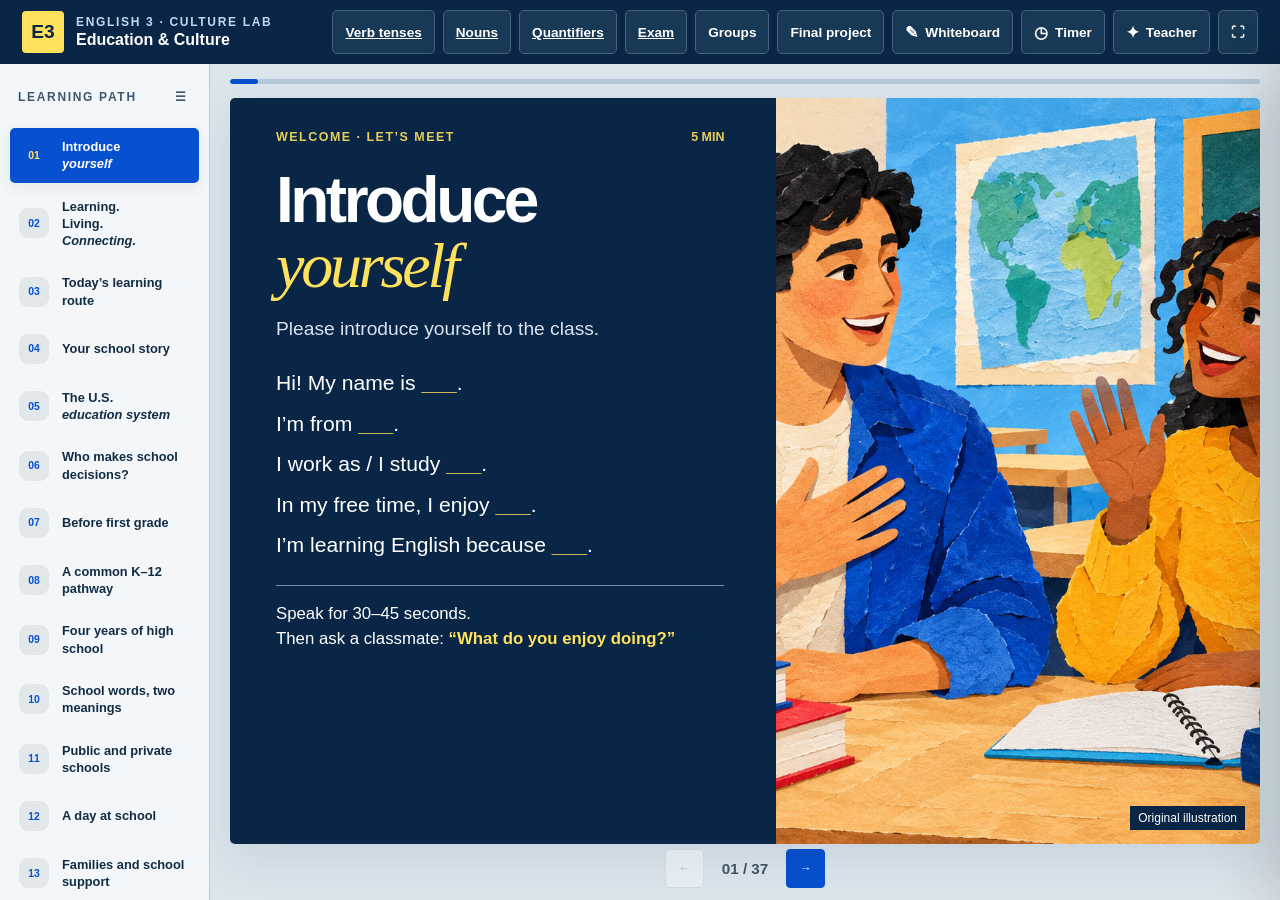
<file: index.html>
<!doctype html>
<html lang="en">
<head>
  <meta charset="utf-8">
  <meta name="viewport" content="width=device-width, initial-scale=1">
  <meta name="description" content="Interactive English class about the U.S. education system and everyday American culture.">
  <title>English 3 · Education & Culture</title>
  <link rel="stylesheet" href="styles.css">
  <link rel="stylesheet" href="culture.css">
</head>
<body>
  <header class="topbar">
    <a class="brand" href="../course-hub.html" aria-label="Back to course hub"><span class="brand-mark">E3</span><span><small>ENGLISH 3 · CULTURE LAB</small><strong>Education & Culture</strong></span></a>
    <div class="class-meta"><strong>USA IN CONTEXT</strong><span>37 slides · A2–B1</span></div>
    <div class="top-actions"><a class="tool-button grammar-link" href="verb-tenses.html">Verb tenses</a><a class="tool-button grammar-link" href="countable-nouns.html">Nouns</a><a class="tool-button grammar-link" href="partitives-quantifiers.html">Quantifiers</a><a class="tool-button grammar-link" href="../english3-exam/index.html">Exam</a><a class="tool-button assignment-link" href="group-assignment.html">Groups</a><a class="tool-button assignment-link" href="../proyecto-final-eng3/index.html">Final project</a><button id="mobile-path" class="tool-button mobile-path" type="button">Slides</button><button class="tool-button" id="board-open" type="button"><span>✎</span> Whiteboard</button><button class="tool-button" id="timer-open" type="button"><span>◷</span> Timer</button><button class="tool-button" id="teacher-toggle" type="button"><span>✦</span> Teacher</button><button class="icon-button" id="fullscreen" type="button" aria-label="Enter full screen">⛶</button></div>
  </header>
  <main class="deck-shell">
    <aside class="slide-rail"><div class="rail-heading"><span>LEARNING PATH</span><button id="rail-toggle" type="button" aria-label="Toggle slide navigation">☰</button></div><nav id="slide-list" class="slide-list" aria-label="Slide navigation"></nav></aside>
    <section class="stage-area"><div class="progress" role="progressbar" aria-label="Course progress" aria-valuemin="1" aria-valuemax="37" aria-valuenow="1"><span id="progress-bar"></span></div><article id="slide-stage" class="slide-stage" aria-live="polite"></article><footer class="deck-controls"><button id="previous" class="nav-button" type="button" aria-label="Previous slide">←</button><span id="slide-counter">01 / 37</span><button id="next" class="nav-button primary" type="button" aria-label="Next slide">→</button></footer></section>
    <aside id="teacher-panel" inert class="teacher-panel" aria-hidden="true"><header><div><small>VISIBLE WHEN SCREEN SHARING</small><strong>Teacher guide</strong></div><button id="teacher-close" type="button" aria-label="Close teacher guide">×</button></header><div id="teacher-content" class="teacher-content"></div></aside>
  </main>
  <dialog id="timer-dialog" class="timer-dialog"><form method="dialog"><button class="dialog-close" aria-label="Close timer">×</button></form><p class="eyebrow">CLASSROOM TIMER</p><div id="timer-display" class="timer-display">05:00</div><div class="timer-presets"><button data-minutes="2">2 min</button><button data-minutes="5">5 min</button><button data-minutes="10">10 min</button></div><div class="timer-actions"><button id="timer-start" class="button primary">Start</button><button id="timer-reset" class="button">Reset</button></div></dialog>
  <section id="whiteboard" inert class="whiteboard" aria-hidden="true" aria-label="Interactive teaching whiteboard"><header class="board-topbar"><div class="board-title"><span>E3</span><div><small>MAKE IDEAS VISIBLE</small><strong>Teaching canvas</strong></div></div><div class="board-history"><button id="board-undo" type="button">↶ <span>Undo</span></button><button id="board-redo" type="button">↷ <span>Redo</span></button></div><div class="board-actions"><button id="board-export" type="button">⇩ Export</button><button id="board-clear" type="button">Clear</button><button id="board-close" class="primary" type="button">Back to class</button></div></header><div class="board-workspace"><aside class="board-toolbar" aria-label="Whiteboard tools"><button class="board-tool active" data-board-tool="pen" type="button"><span>✎</span><small>Pen</small></button><button class="board-tool" data-board-tool="highlighter" type="button"><span>▰</span><small>Highlight</small></button><button class="board-tool" data-board-tool="text" type="button"><span>T</span><small>Text</small></button><button class="board-tool" data-board-tool="note" type="button"><span>▣</span><small>Note</small></button><button class="board-tool" data-board-tool="eraser" type="button"><span>⌫</span><small>Eraser</small></button><div class="toolbar-divider"></div><button class="board-background active" data-board-background="blank" type="button">□</button><button class="board-background" data-board-background="grid" type="button">▦</button><button class="board-background" data-board-background="lines" type="button">☰</button></aside><div class="board-main"><div class="board-options"><div class="color-options"><button class="color-swatch active" data-board-color="#17251f" style="--swatch:#17251f" aria-label="Ink"></button><button class="color-swatch" data-board-color="#ff5c5c" style="--swatch:#ff5c5c" aria-label="Coral"></button><button class="color-swatch" data-board-color="#2364d2" style="--swatch:#2364d2" aria-label="Blue"></button><button class="color-swatch" data-board-color="#ffb000" style="--swatch:#ffb000" aria-label="Yellow"></button></div><div class="size-options"><button data-board-size="3" data-text-size="26">S</button><button class="active" data-board-size="6" data-text-size="40">M</button><button data-board-size="12" data-text-size="58">L</button></div><p id="board-status">Pen · click and drag to draw</p></div><div id="board-surface" class="board-surface blank"><canvas id="board-canvas" aria-label="Drawing canvas. Use the Text tool to type notes."></canvas><textarea id="board-text-editor" class="board-text-editor" placeholder="Type here... Ctrl+Enter to place" hidden></textarea><div class="board-shortcuts"><strong>Shortcuts</strong><span>P Pen</span><span>H Highlight</span><span>T Text</span><span>N Note</span><span>E Eraser</span></div></div></div></div></section>
  <script src="lesson.js"></script>
  <script src="exercises.js"></script>
  <script src="app.js"></script>
  <script>
    document.getElementById('board-surface').addEventListener('pointerdown', function (event) {
      var activeTool = document.getElementById('whiteboard').dataset.activeTool;
      // Prevent canvas focus from committing the editor before hit testing,
      // but preserve native textarea focus, selection, scrolling and resizing.
      if (event.target.id === 'board-canvas' && (activeTool === 'text' || activeTool === 'note')) event.preventDefault();
    }, true);
  </script>
</body>
</html>
</file>
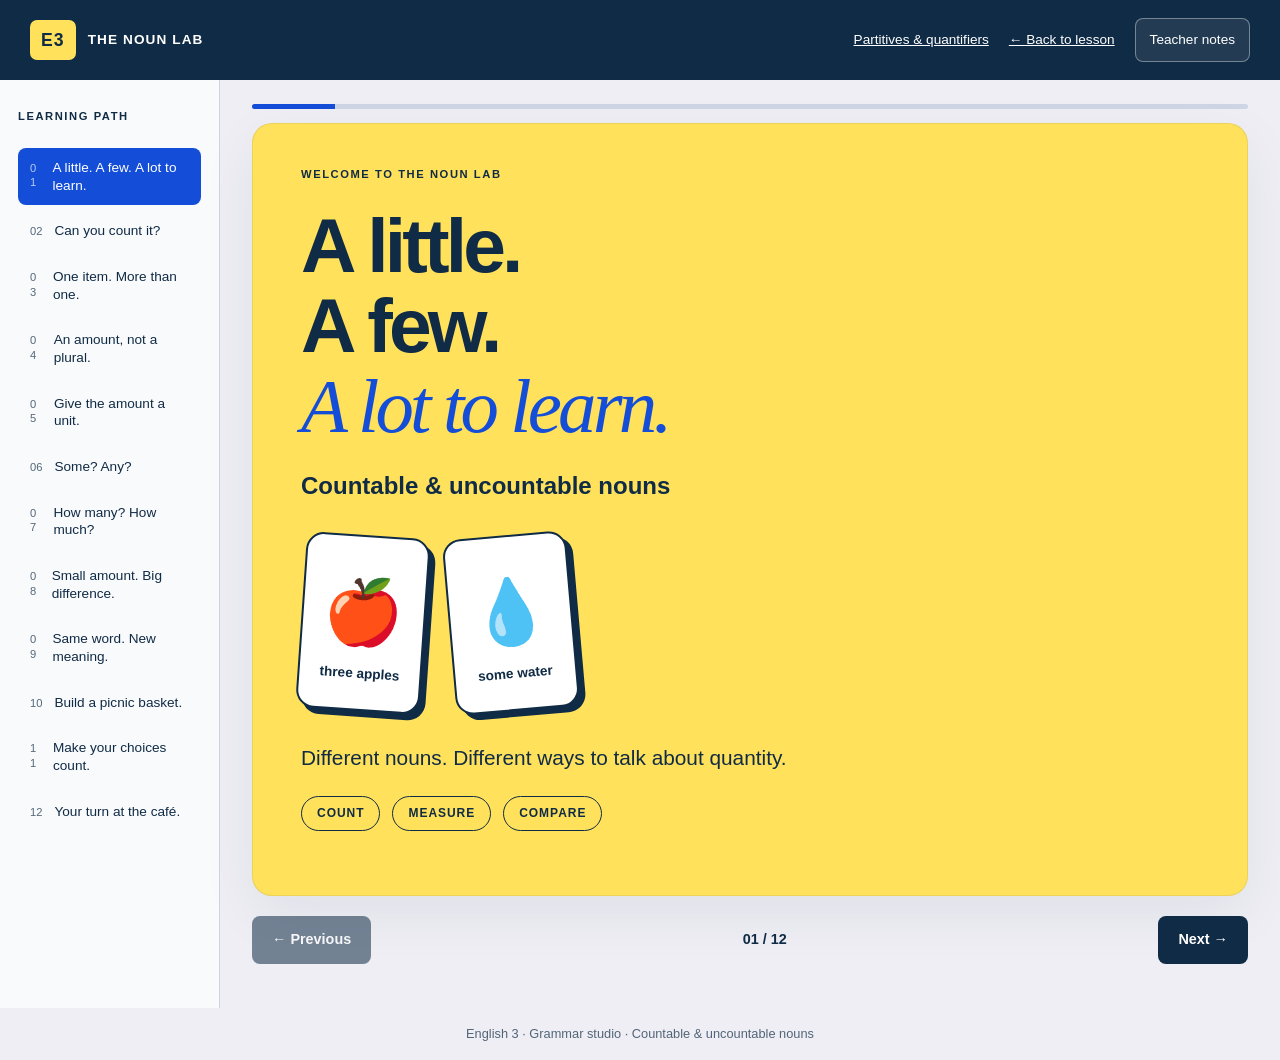
<file: countable-nouns.html>
<!doctype html><html lang="en"><head><meta charset="utf-8"><meta name="viewport" content="width=device-width,initial-scale=1"><meta name="description" content="A visual, interactive English presentation on countable and uncountable nouns, quantities and real-life conversation."><title>The Noun Lab · English 3</title><link rel="stylesheet" href="countable-nouns.css"><script src="countable-nouns.js" defer></script></head><body><a class="skip" href="#slide-stage">Skip to presentation</a><header class="header"><a href="index.html" class="brand"><span>E3</span> THE NOUN LAB</a><div class="tools"><a href="partitives-quantifiers.html">Partitives &amp; quantifiers</a><a href="index.html">← Back to lesson</a><button id="teacher-toggle" type="button" aria-expanded="false" aria-controls="teacher-panel">Teacher notes</button></div></header><main class="shell"><aside class="rail"><p class="eyebrow">LEARNING PATH</p><nav id="slide-list" aria-label="Slide navigation"></nav></aside><section class="stage-wrap"><div class="progress" role="progressbar" aria-label="Presentation progress" aria-valuemin="1" aria-valuemax="12" aria-valuenow="1"><span id="progress-fill"></span></div><article id="slide-stage" tabindex="-1" aria-labelledby="slide-title"></article><div class="controls"><button id="previous" type="button">← Previous</button><span id="counter" aria-live="polite">01 / 12</span><button id="next" type="button">Next →</button></div><aside id="teacher-panel" hidden><strong>TEACHER NOTES · VISIBLE WHEN SCREEN SHARING</strong><p id="teacher-note"></p><p>Suggested lesson: 45–60 minutes. Model examples, invite explanations and finish with the café role-play. Activities retain answers while you move between slides; they reset on reload or Restart both activities.</p></aside></section></main><footer>English 3 · Grammar studio · Countable & uncountable nouns</footer></body></html>
</file>
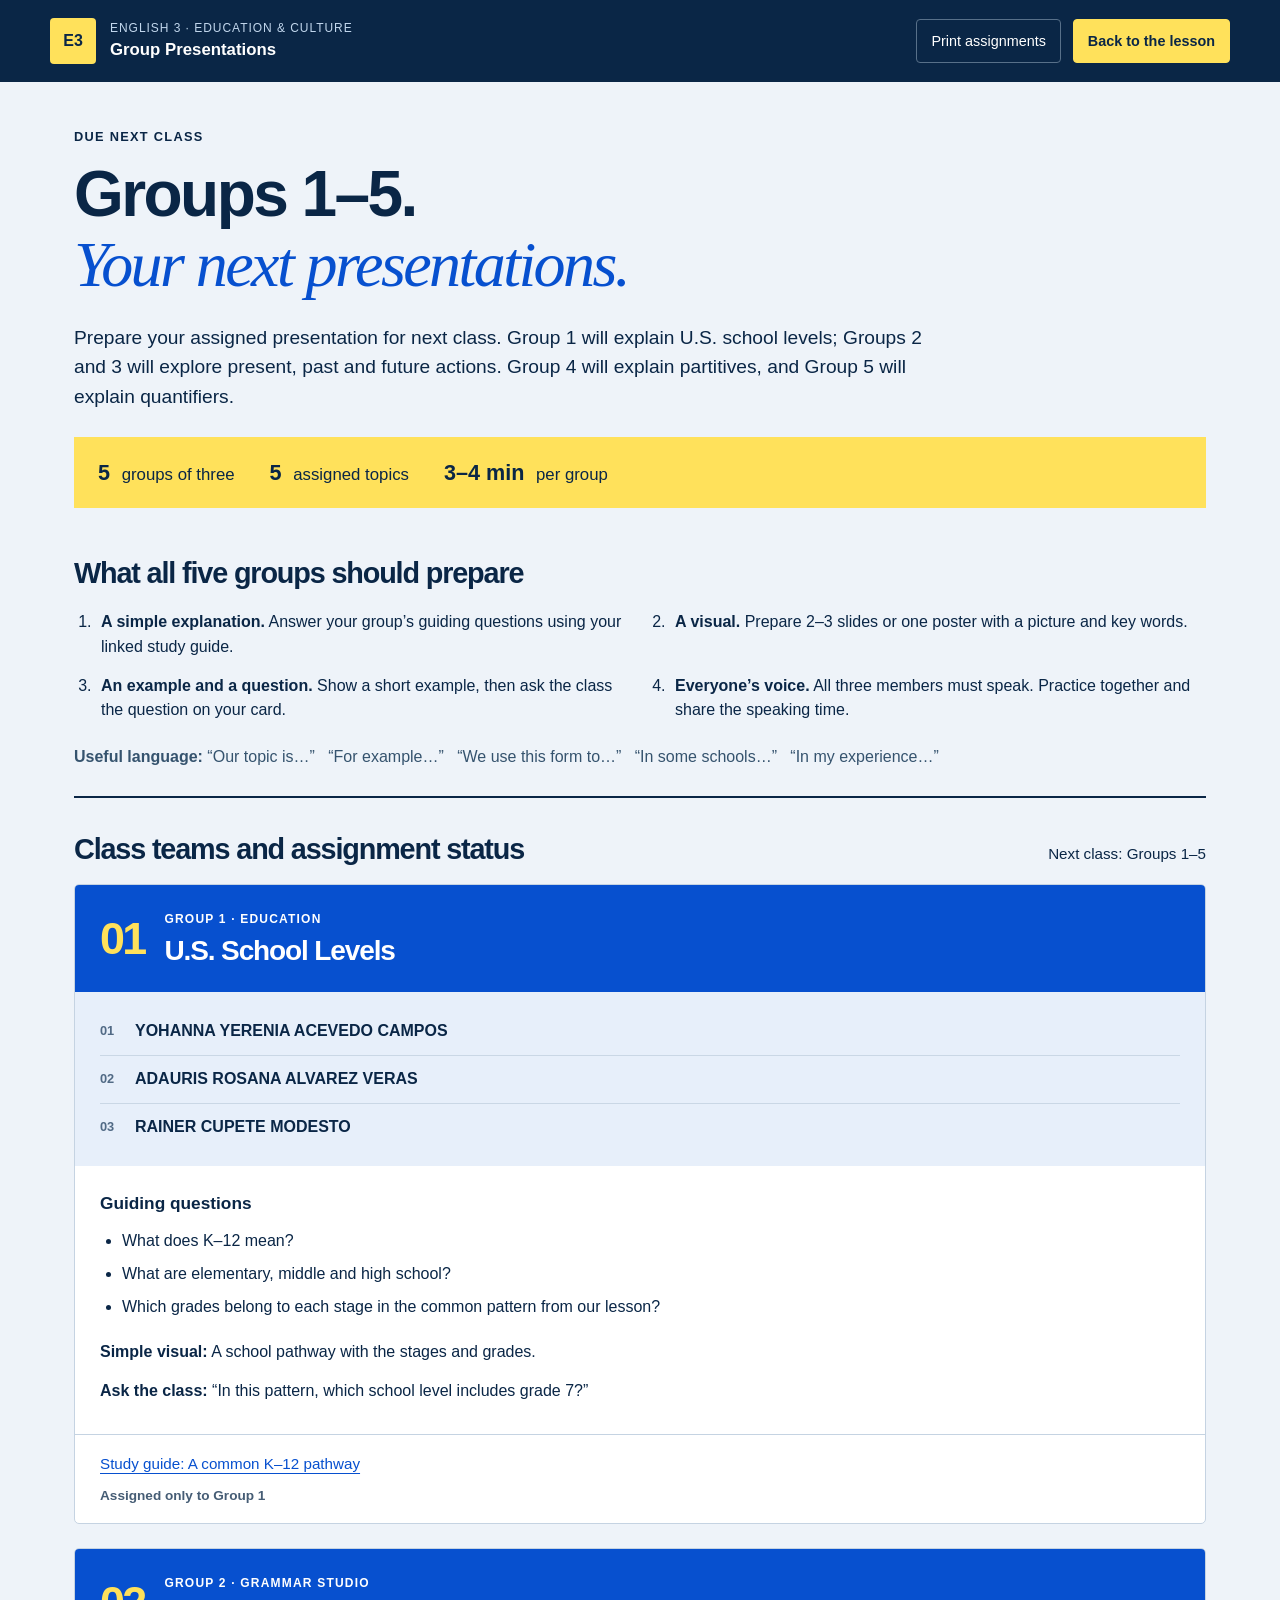
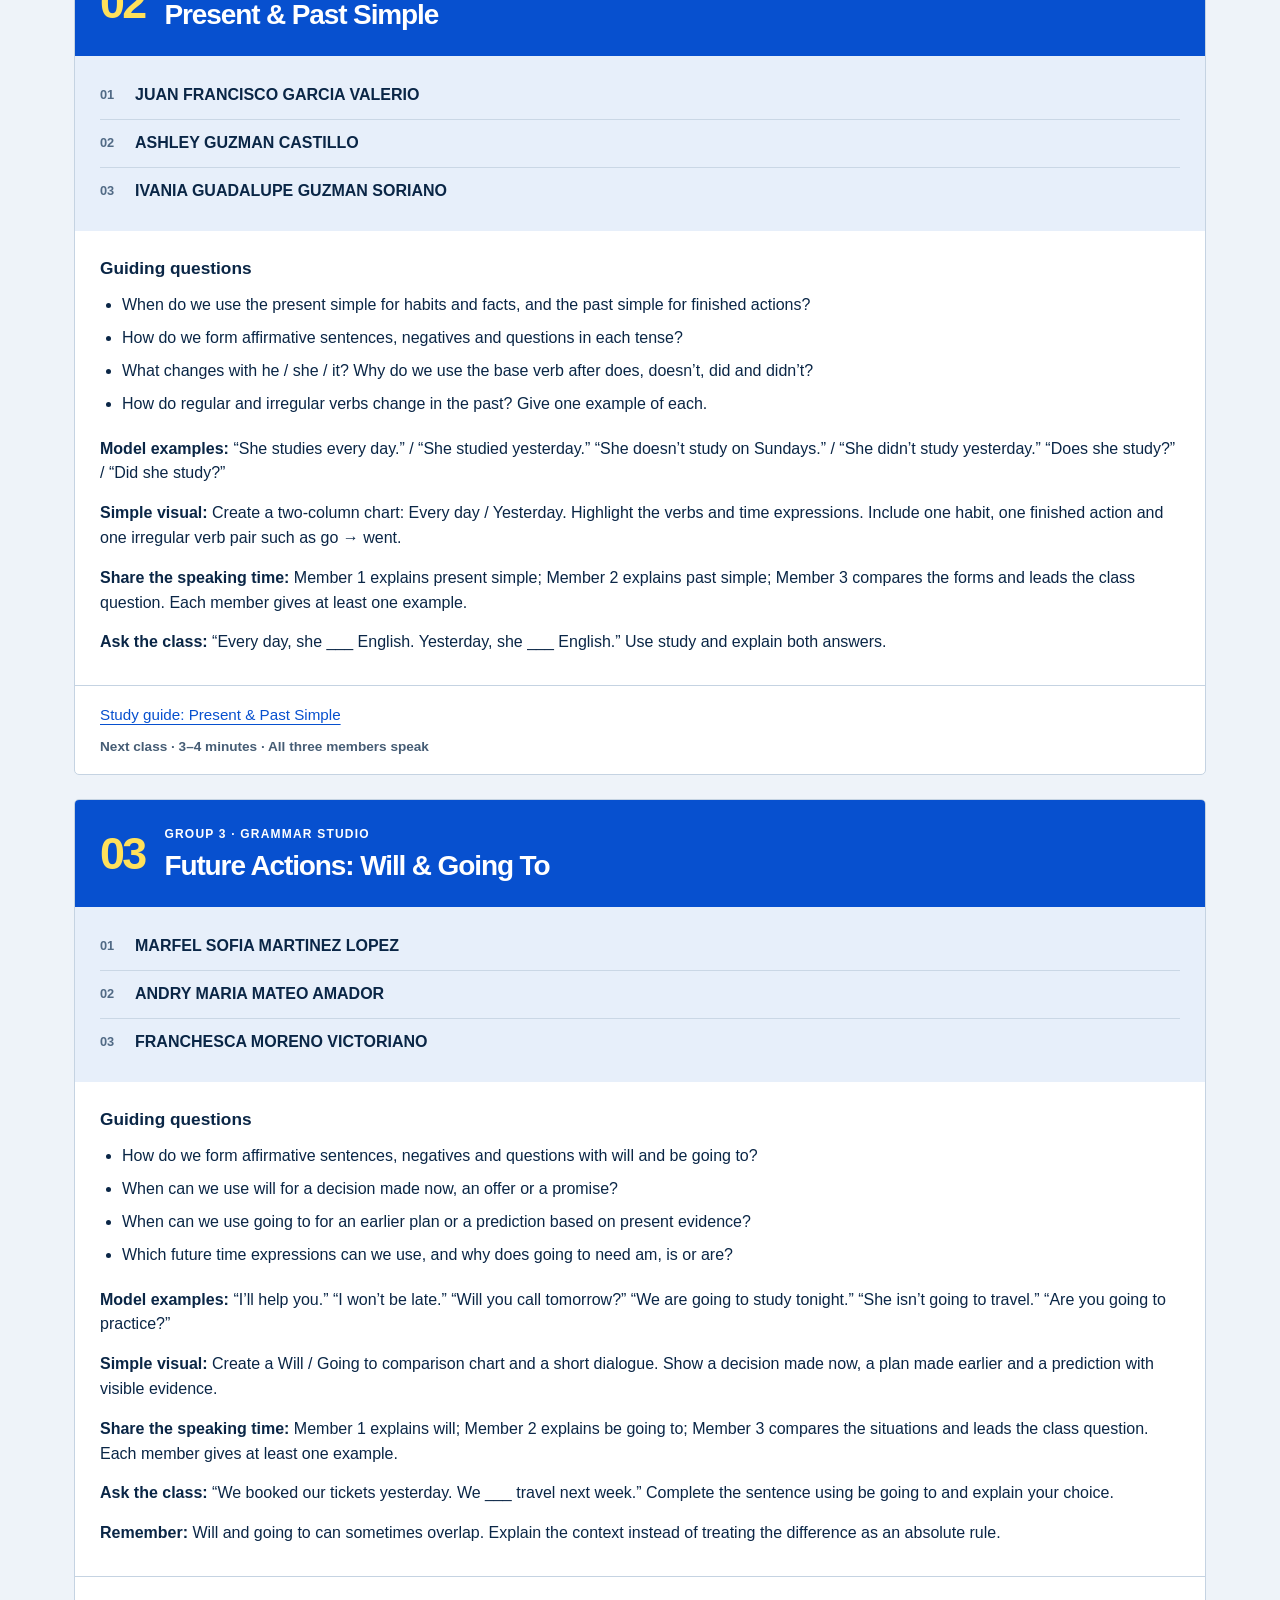
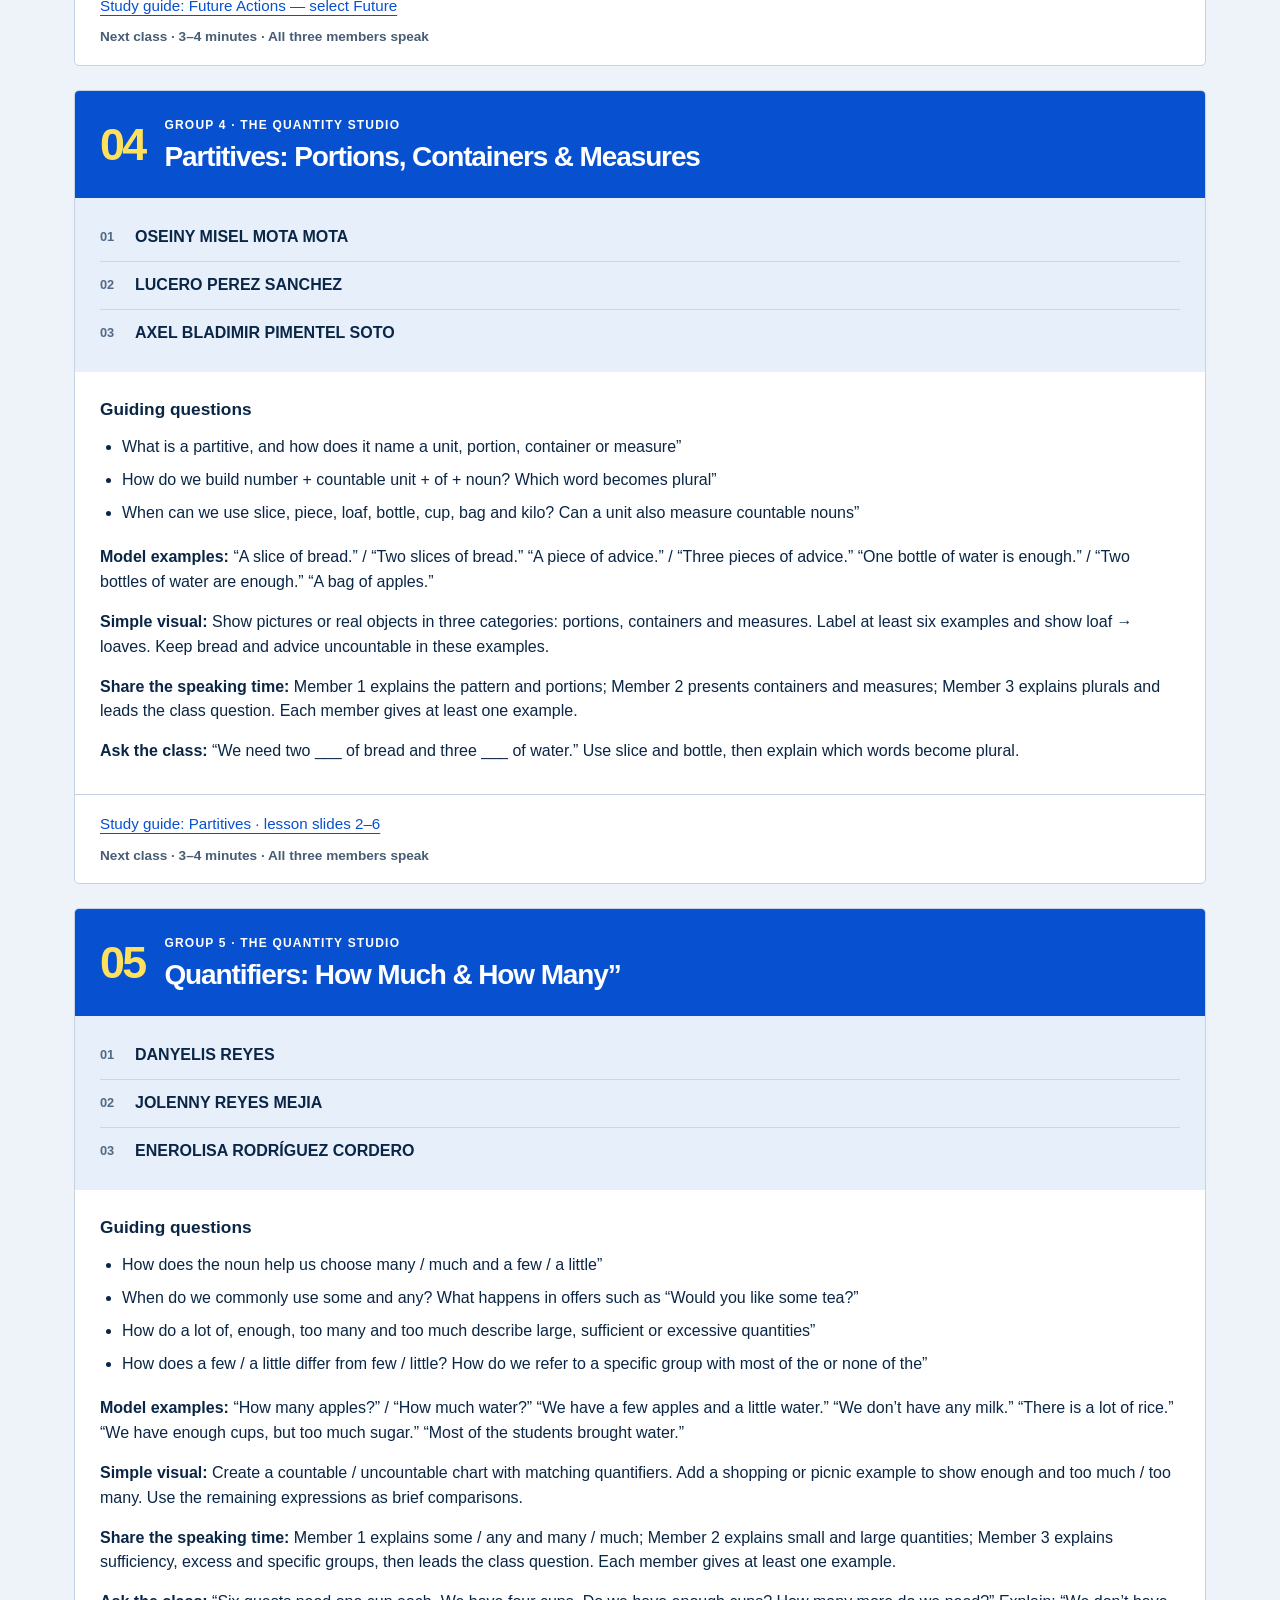
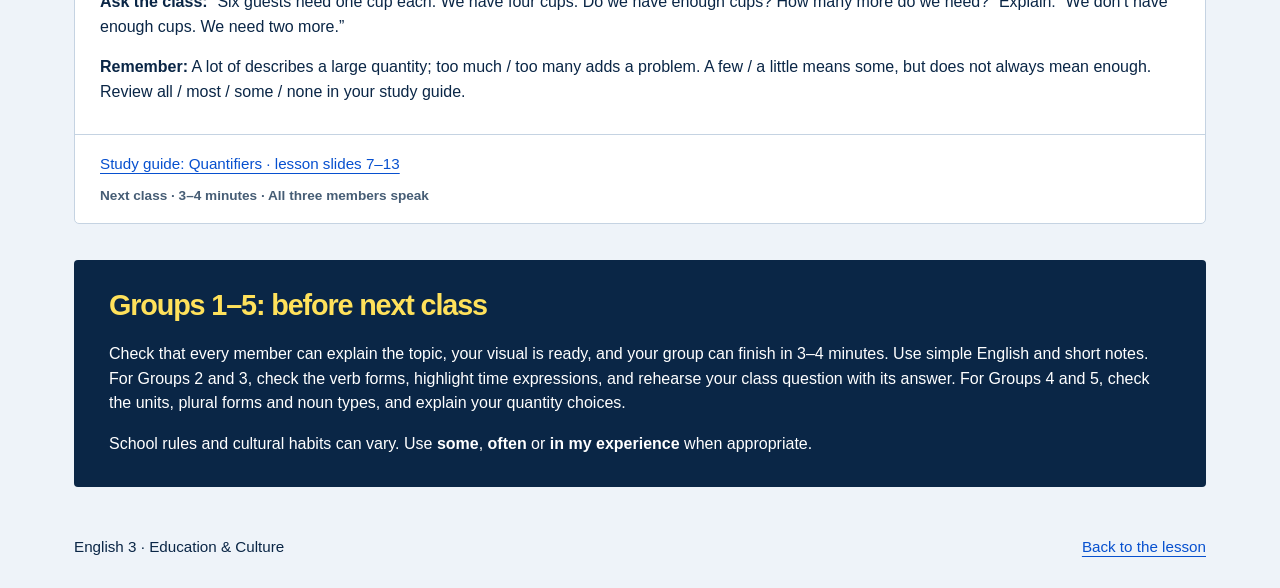
<file: group-assignment.html>
<!doctype html>
<html lang="en">
<head>
  <meta charset="utf-8">
  <meta name="viewport" content="width=device-width, initial-scale=1">
  <meta name="description" content="English 3 presentation assignments: five teams of three students. Assigned topics cover education, verb tenses, partitives and quantifiers.">
  <title>Next Class · Group Presentations | English 3</title>
  <link rel="stylesheet" href="groups.css">
</head>
<body>
  <header class="page-header">
    <a class="brand" href="index.html"><span class="brand-mark">E3</span><span><small>ENGLISH 3 · EDUCATION & CULTURE</small><strong>Group Presentations</strong></span></a>
    <nav aria-label="Page navigation"><button type="button" onclick="window.print()">Print assignments</button><a href="index.html">Back to the lesson</a></nav>
  </header>
  <main>
    <section class="intro" aria-labelledby="page-title">
      <p class="eyebrow">DUE NEXT CLASS</p>
      <h1 id="page-title">Groups 1–5.<br><em>Your next presentations.</em></h1>
      <p class="lead">Prepare your assigned presentation for next class. Group 1 will explain U.S. school levels; Groups 2 and 3 will explore present, past and future actions. Group 4 will explain partitives, and Group 5 will explain quantifiers.</p>
      <div class="class-summary" aria-label="Assignment summary"><span><b>5</b> groups of three</span><span><b>5</b> assigned topics</span><span><b>3–4 min</b> per group</span></div>
    </section>
    <section class="preparation" aria-labelledby="preparation-title">
      <h2 id="preparation-title">What all five groups should prepare</h2>
      <ol>
        <li><strong>A simple explanation.</strong> Answer your group’s guiding questions using your linked study guide.</li>
        <li><strong>A visual.</strong> Prepare 2–3 slides or one poster with a picture and key words.</li>
        <li><strong>An example and a question.</strong> Show a short example, then ask the class the question on your card.</li>
        <li><strong>Everyone’s voice.</strong> All three members must speak. Practice together and share the speaking time.</li>
      </ol>
      <p class="language-help"><strong>Useful language:</strong> “Our topic is…” &nbsp; “For example…” &nbsp; “We use this form to…” &nbsp; “In some schools…” &nbsp; “In my experience…”</p>
    </section>
    <section class="assignments" aria-labelledby="assignments-title">
      <div class="section-heading"><h2 id="assignments-title">Class teams and assignment status</h2><p>Next class: Groups 1–5</p></div>
      <div class="groups-grid">
        <article class="group-card education assigned" aria-labelledby="group1-title">
          <header><span class="group-number">01</span><div><p class="eyebrow">GROUP 1 · EDUCATION</p><h3 id="group1-title">U.S. School Levels</h3></div></header>
          <ol class="members" aria-label="Group 1 members"><li>YOHANNA YERENIA ACEVEDO CAMPOS</li><li>ADAURIS ROSANA ALVAREZ VERAS</li><li>RAINER CUPETE MODESTO</li></ol>
          <div class="topic-brief"><h4>Guiding questions</h4><ul><li>What does K–12 mean?</li><li>What are elementary, middle and high school?</li><li>Which grades belong to each stage in the common pattern from our lesson?</li></ul><p><strong>Simple visual:</strong> A school pathway with the stages and grades.</p><p><strong>Ask the class:</strong> “In this pattern, which school level includes grade 7?”</p></div>
          <footer><a href="index.html?slide=7">Study guide: A common K–12 pathway</a><span>Assigned only to Group 1</span></footer>
        </article>
        <article class="group-card grammar assigned" aria-labelledby="group2-title">
          <header><span class="group-number">02</span><div><p class="eyebrow">GROUP 2 · GRAMMAR STUDIO</p><h3 id="group2-title">Present & Past Simple</h3></div></header>
          <ol class="members" aria-label="Group 2 members"><li>JUAN FRANCISCO GARCIA VALERIO</li><li>ASHLEY GUZMAN CASTILLO</li><li>IVANIA GUADALUPE GUZMAN SORIANO</li></ol>
          <div class="topic-brief"><h4>Guiding questions</h4><ul><li>When do we use the present simple for habits and facts, and the past simple for finished actions?</li><li>How do we form affirmative sentences, negatives and questions in each tense?</li><li>What changes with he / she / it? Why do we use the base verb after does, doesn’t, did and didn’t?</li><li>How do regular and irregular verbs change in the past? Give one example of each.</li></ul><p><strong>Model examples:</strong> “She studies every day.” / “She studied yesterday.” “She doesn’t study on Sundays.” / “She didn’t study yesterday.” “Does she study?” / “Did she study?”</p><p><strong>Simple visual:</strong> Create a two-column chart: Every day / Yesterday. Highlight the verbs and time expressions. Include one habit, one finished action and one irregular verb pair such as go → went.</p><p><strong>Share the speaking time:</strong> Member 1 explains present simple; Member 2 explains past simple; Member 3 compares the forms and leads the class question. Each member gives at least one example.</p><p><strong>Ask the class:</strong> “Every day, she ___ English. Yesterday, she ___ English.” Use study and explain both answers.</p></div>
          <footer><a href="verb-tenses.html#learn">Study guide: Present & Past Simple</a><span>Next class · 3–4 minutes · All three members speak</span></footer>
        </article>
        <article class="group-card grammar assigned" aria-labelledby="group3-title">
          <header><span class="group-number">03</span><div><p class="eyebrow">GROUP 3 · GRAMMAR STUDIO</p><h3 id="group3-title">Future Actions: Will & Going To</h3></div></header>
          <ol class="members" aria-label="Group 3 members"><li>MARFEL SOFIA MARTINEZ LOPEZ</li><li>ANDRY MARIA MATEO AMADOR</li><li>FRANCHESCA MORENO VICTORIANO</li></ol>
          <div class="topic-brief"><h4>Guiding questions</h4><ul><li>How do we form affirmative sentences, negatives and questions with will and be going to?</li><li>When can we use will for a decision made now, an offer or a promise?</li><li>When can we use going to for an earlier plan or a prediction based on present evidence?</li><li>Which future time expressions can we use, and why does going to need am, is or are?</li></ul><p><strong>Model examples:</strong> “I’ll help you.” “I won’t be late.” “Will you call tomorrow?” “We are going to study tonight.” “She isn’t going to travel.” “Are you going to practice?”</p><p><strong>Simple visual:</strong> Create a Will / Going to comparison chart and a short dialogue. Show a decision made now, a plan made earlier and a prediction with visible evidence.</p><p><strong>Share the speaking time:</strong> Member 1 explains will; Member 2 explains be going to; Member 3 compares the situations and leads the class question. Each member gives at least one example.</p><p><strong>Ask the class:</strong> “We booked our tickets yesterday. We ___ travel next week.” Complete the sentence using be going to and explain your choice.</p><p><strong>Remember:</strong> Will and going to can sometimes overlap. Explain the context instead of treating the difference as an absolute rule.</p></div>
          <footer><a href="verb-tenses.html#learn">Study guide: Future Actions — select Future</a><span>Next class · 3–4 minutes · All three members speak</span></footer>
        </article>
        <article class="group-card grammar assigned" aria-labelledby="group4-title">
          <header><span class="group-number">04</span><div><p class="eyebrow">GROUP 4 &middot; THE QUANTITY STUDIO</p><h3 id="group4-title">Partitives: Portions, Containers &amp; Measures</h3></div></header>
          <ol class="members" aria-label="Group 4 members"><li>OSEINY MISEL MOTA MOTA</li><li>LUCERO PEREZ SANCHEZ</li><li>AXEL BLADIMIR PIMENTEL SOTO</li></ol>
          <div class="topic-brief"><h4>Guiding questions</h4><ul><li>What is a partitive, and how does it name a unit, portion, container or measure&rdquo;</li><li>How do we build number + countable unit + of + noun? Which word becomes plural&rdquo;</li><li>When can we use slice, piece, loaf, bottle, cup, bag and kilo? Can a unit also measure countable nouns&rdquo;</li></ul><p><strong>Model examples:</strong> &ldquo;A slice of bread.&rdquo; / &ldquo;Two slices of bread.&rdquo; &ldquo;A piece of advice.&rdquo; / &ldquo;Three pieces of advice.&rdquo; &ldquo;One bottle of water is enough.&rdquo; / &ldquo;Two bottles of water are enough.&rdquo; &ldquo;A bag of apples.&rdquo;</p><p><strong>Simple visual:</strong> Show pictures or real objects in three categories: portions, containers and measures. Label at least six examples and show loaf &rarr; loaves. Keep bread and advice uncountable in these examples.</p><p><strong>Share the speaking time:</strong> Member 1 explains the pattern and portions; Member 2 presents containers and measures; Member 3 explains plurals and leads the class question. Each member gives at least one example.</p><p><strong>Ask the class:</strong> &ldquo;We need two ___ of bread and three ___ of water.&rdquo; Use slice and bottle, then explain which words become plural.</p></div>
          <footer><a href="partitives-quantifiers.html?slide=3">Study guide: Partitives &middot; lesson slides 2&ndash;6</a><span>Next class &middot; 3&ndash;4 minutes &middot; All three members speak</span></footer>
        </article>
        <article class="group-card grammar assigned" aria-labelledby="group5-title">
          <header><span class="group-number">05</span><div><p class="eyebrow">GROUP 5 &middot; THE QUANTITY STUDIO</p><h3 id="group5-title">Quantifiers: How Much &amp; How Many&rdquo;</h3></div></header>
          <ol class="members" aria-label="Group 5 members"><li>DANYELIS REYES</li><li>JOLENNY REYES MEJIA</li><li>ENEROLISA RODRÍGUEZ CORDERO</li></ol>
          <div class="topic-brief"><h4>Guiding questions</h4><ul><li>How does the noun help us choose many / much and a few / a little&rdquo;</li><li>When do we commonly use some and any? What happens in offers such as &ldquo;Would you like some tea?&rdquo;</li><li>How do a lot of, enough, too many and too much describe large, sufficient or excessive quantities&rdquo;</li><li>How does a few / a little differ from few / little? How do we refer to a specific group with most of the or none of the&rdquo;</li></ul><p><strong>Model examples:</strong> &ldquo;How many apples?&rdquo; / &ldquo;How much water?&rdquo; &ldquo;We have a few apples and a little water.&rdquo; &ldquo;We don’t have any milk.&rdquo; &ldquo;There is a lot of rice.&rdquo; &ldquo;We have enough cups, but too much sugar.&rdquo; &ldquo;Most of the students brought water.&rdquo;</p><p><strong>Simple visual:</strong> Create a countable / uncountable chart with matching quantifiers. Add a shopping or picnic example to show enough and too much / too many. Use the remaining expressions as brief comparisons.</p><p><strong>Share the speaking time:</strong> Member 1 explains some / any and many / much; Member 2 explains small and large quantities; Member 3 explains sufficiency, excess and specific groups, then leads the class question. Each member gives at least one example.</p><p><strong>Ask the class:</strong> &ldquo;Six guests need one cup each. We have four cups. Do we have enough cups? How many more do we need?&rdquo; Explain: &ldquo;We don’t have enough cups. We need two more.&rdquo;</p><p><strong>Remember:</strong> A lot of describes a large quantity; too much / too many adds a problem. A few / a little means some, but does not always mean enough. Review all / most / some / none in your study guide.</p></div>
          <footer><a href="partitives-quantifiers.html?slide=6">Study guide: Quantifiers &middot; lesson slides 7&ndash;13</a><span>Next class &middot; 3&ndash;4 minutes &middot; All three members speak</span></footer>
        </article>
      </div>
    </section>
    <section class="final-check" aria-labelledby="check-title"><h2 id="check-title">Groups 1–5: before next class</h2><p>Check that every member can explain the topic, your visual is ready, and your group can finish in 3–4 minutes. Use simple English and short notes. For Groups 2 and 3, check the verb forms, highlight time expressions, and rehearse your class question with its answer. For Groups 4 and 5, check the units, plural forms and noun types, and explain your quantity choices.</p><p>School rules and cultural habits can vary. Use <strong>some</strong>, <strong>often</strong> or <strong>in my experience</strong> when appropriate.</p></section>
  </main>
  <footer class="page-footer"><span>English 3 · Education & Culture</span><a href="index.html">Back to the lesson</a></footer>
</body>
</html>
</file>
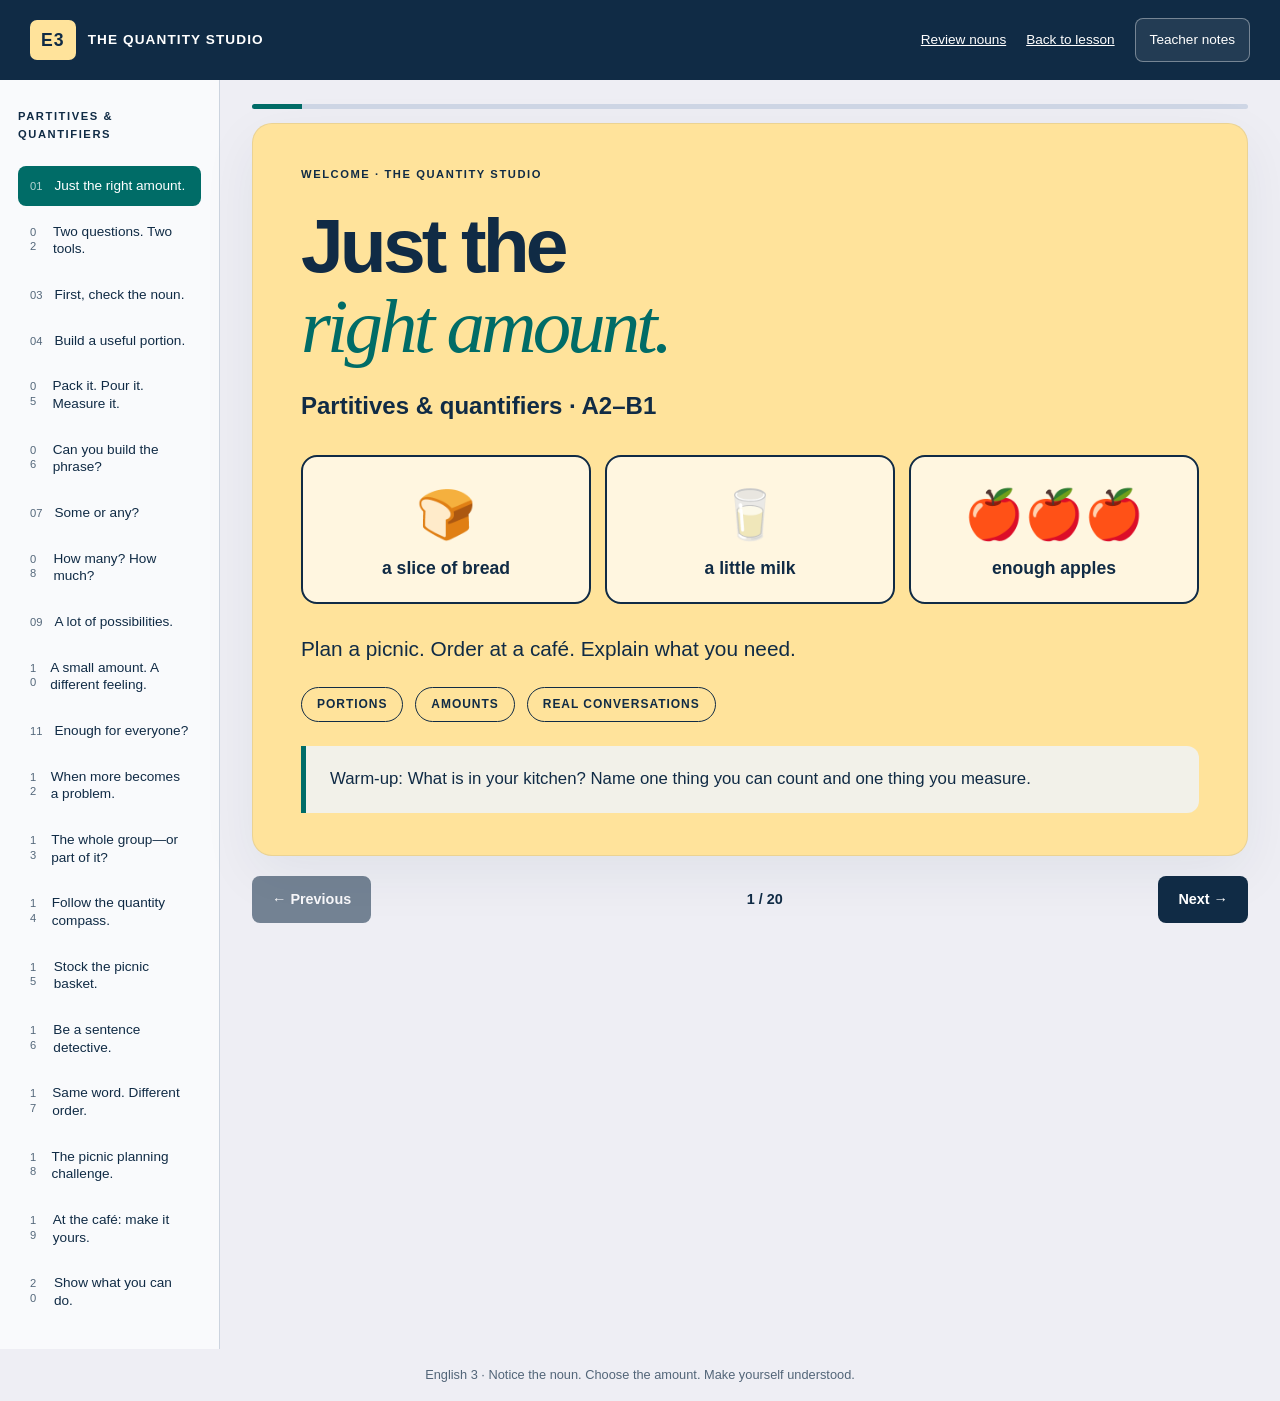
<file: partitives-quantifiers.html>
<!doctype html>
<html lang="en">
<head><meta charset="utf-8"><meta name="viewport" content="width=device-width,initial-scale=1"><meta name="description" content="An interactive English lesson on partitives and quantifiers: portions, containers, amounts and everyday conversations."><title>Just the Right Amount · English 3</title><link rel="stylesheet" href="countable-nouns.css"><link rel="stylesheet" href="partitives-quantifiers.css"><script src="partitives-quantifiers.js" defer></script></head>
<body><a class="skip" href="#slide-stage">Skip to presentation</a><header class="header"><a class="brand" href="index.html"><span>E3</span> THE QUANTITY STUDIO</a><nav class="tools" aria-label="Lesson tools"><a href="countable-nouns.html">Review nouns</a><a href="index.html">Back to lesson</a><button id="teacher-toggle" type="button" aria-expanded="false" aria-controls="teacher-panel">Teacher notes</button></nav></header>
<main class="shell"><aside class="rail"><p class="eyebrow">PARTITIVES & QUANTIFIERS</p><nav id="slide-list" aria-label="Slide navigation"></nav></aside><section class="stage-wrap"><div class="progress" role="progressbar" aria-label="Lesson progress" aria-valuemin="1" aria-valuemax="20" aria-valuenow="1"><span id="progress-fill"></span></div><article id="slide-stage" tabindex="-1" aria-labelledby="slide-title"></article><div class="controls"><button id="previous" type="button">← Previous</button><span id="counter" aria-live="polite"></span><button id="next" type="button">Next →</button></div><aside id="teacher-panel" hidden><strong>TEACHER NOTES · VISIBLE WHEN SCREEN SHARING</strong><p id="teacher-note" lang="es"></p><p lang="es">Ruta sugerida: 60–75 minutos, o dos sesiones. Las respuestas y los textos se conservan al navegar y recargar en este navegador cuando el almacenamiento local está disponible. Reinicia desde la última diapositiva.</p></aside><noscript>This interactive lesson needs JavaScript enabled.</noscript></section></main><footer>English 3 · Notice the noun. Choose the amount. Make yourself understood.</footer></body></html>
</file>
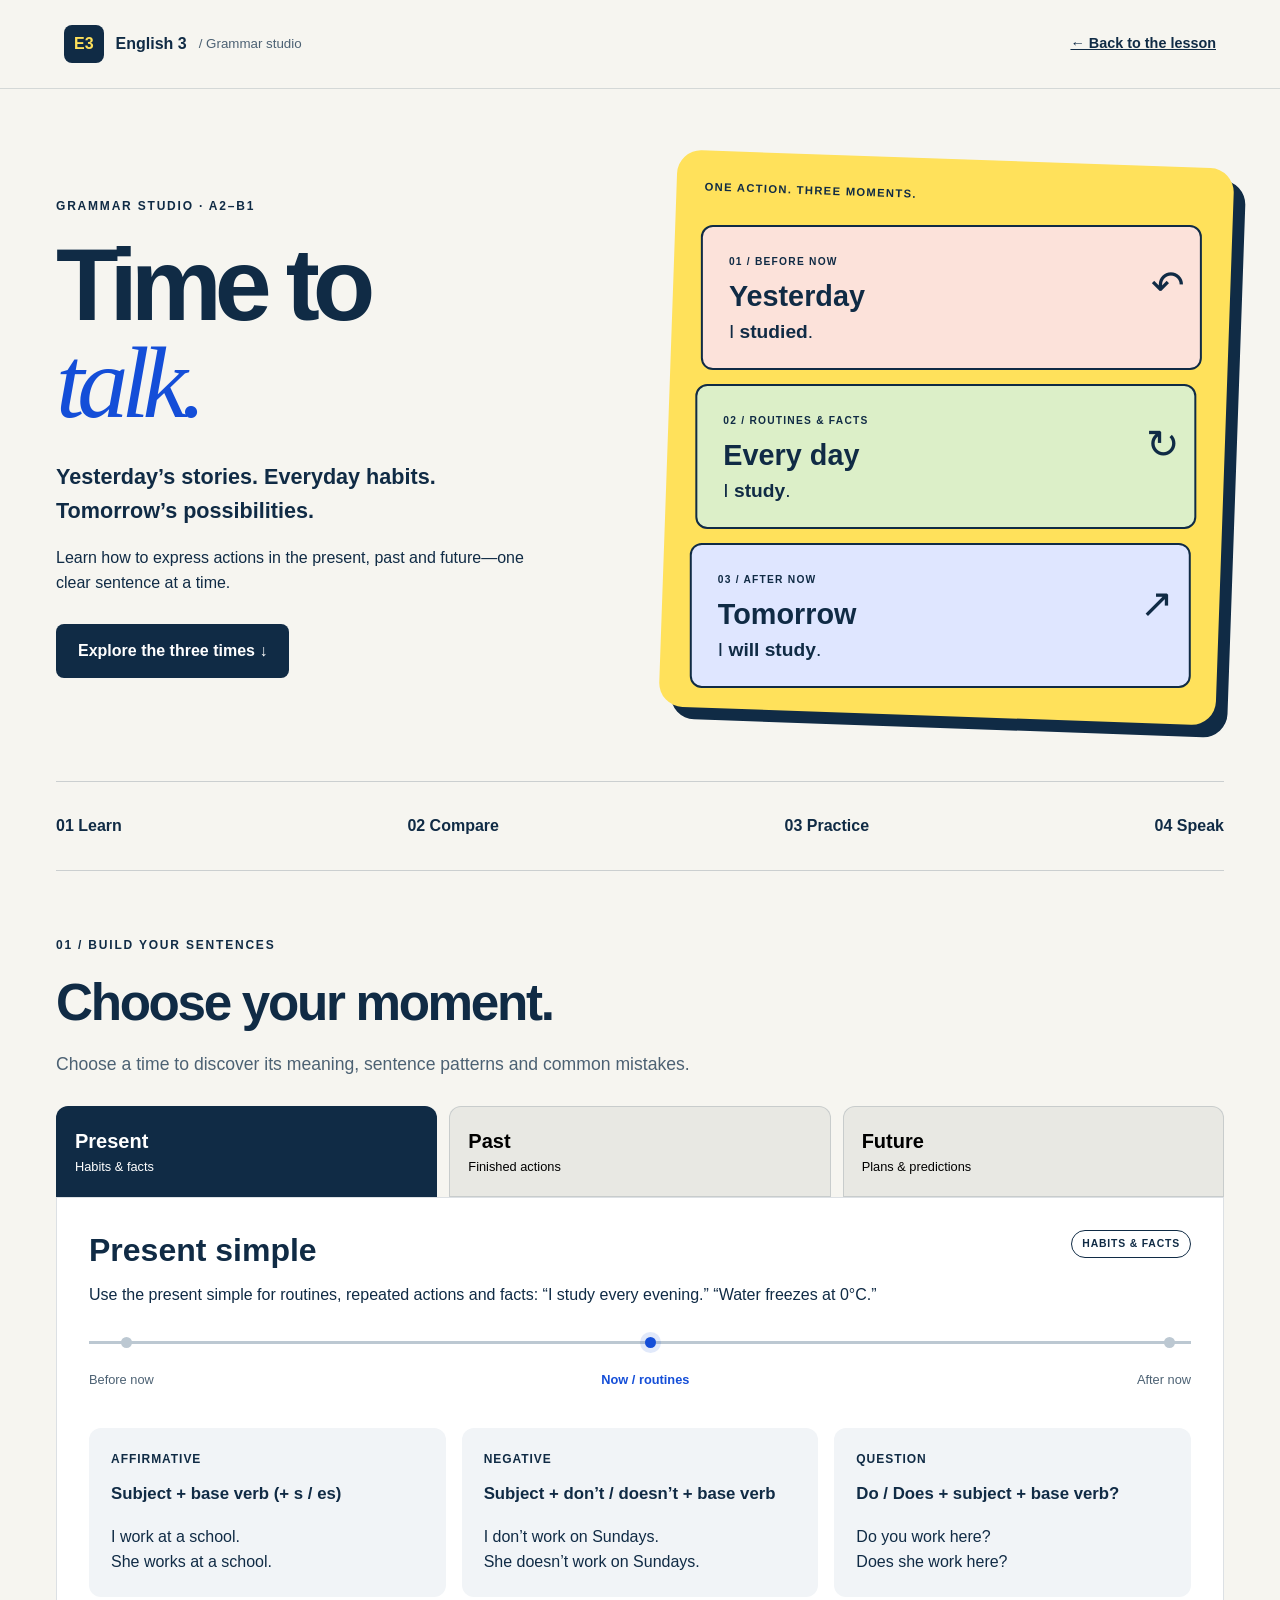
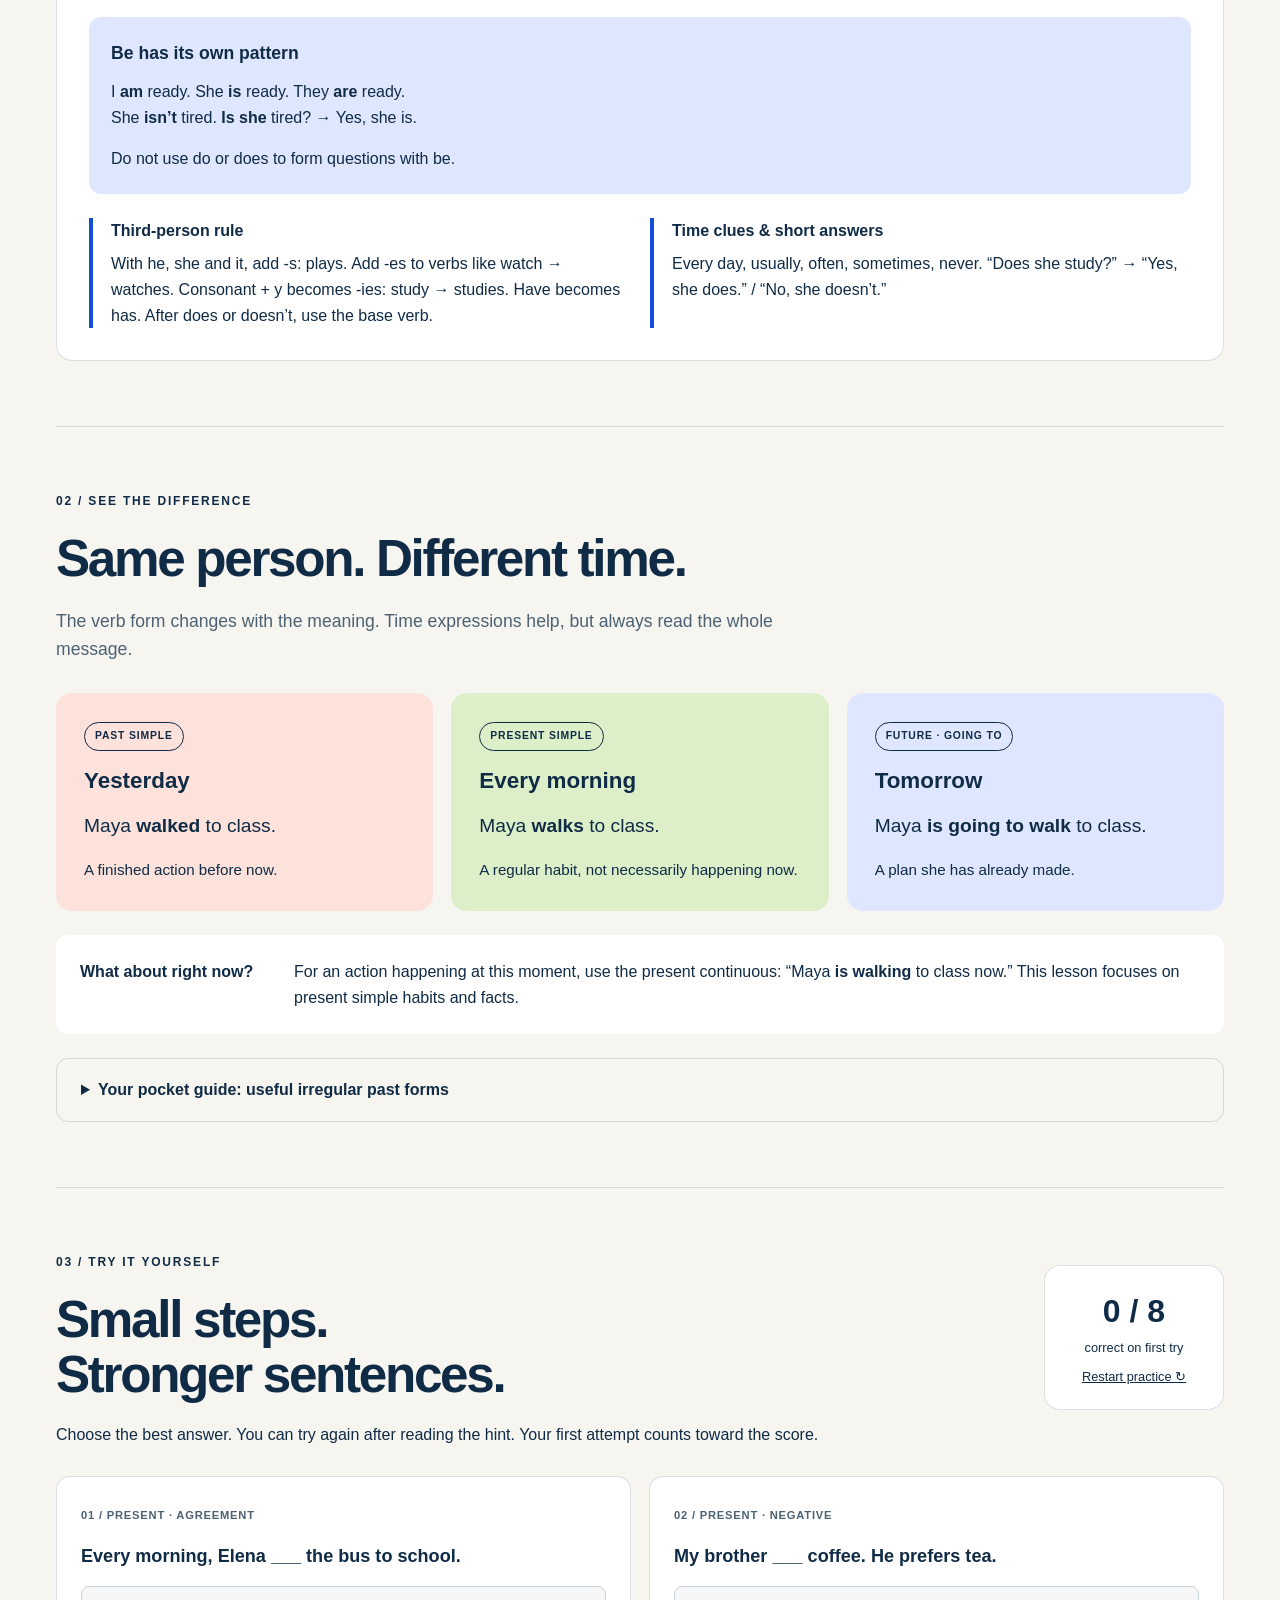
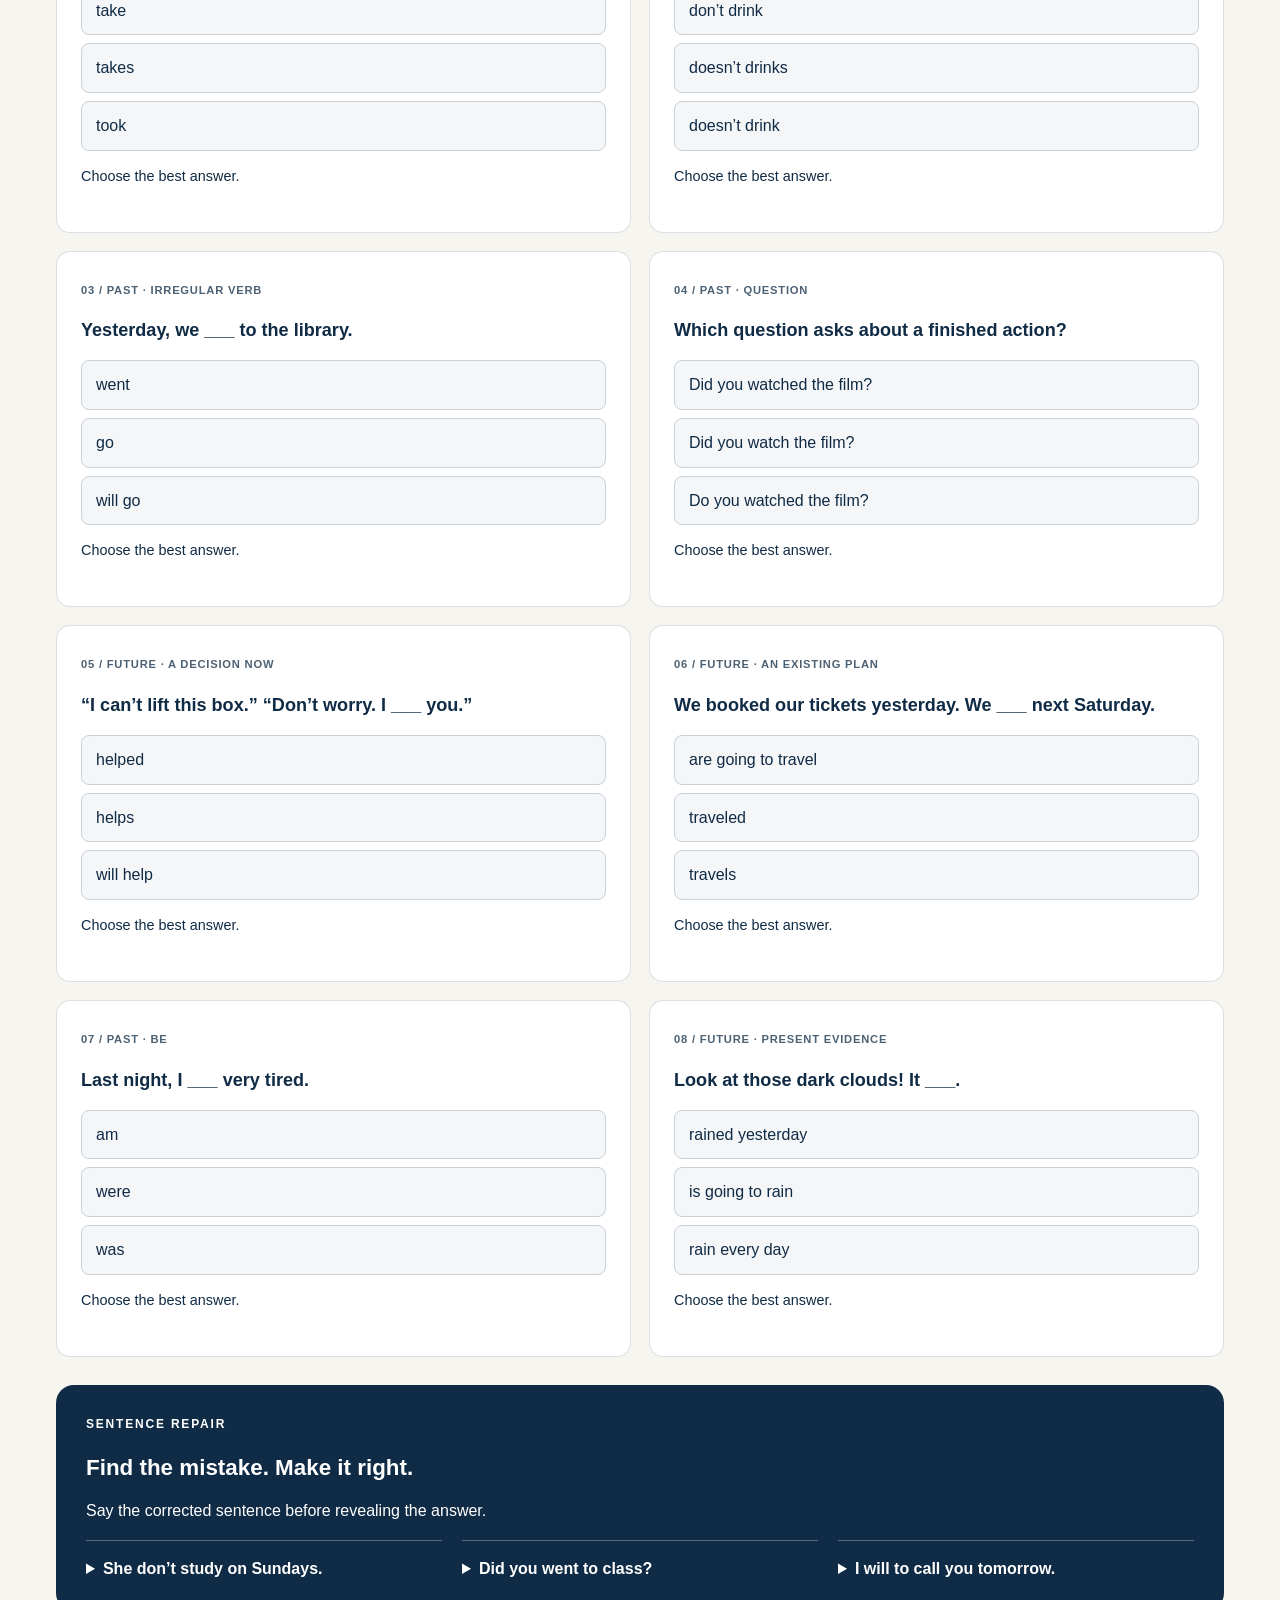
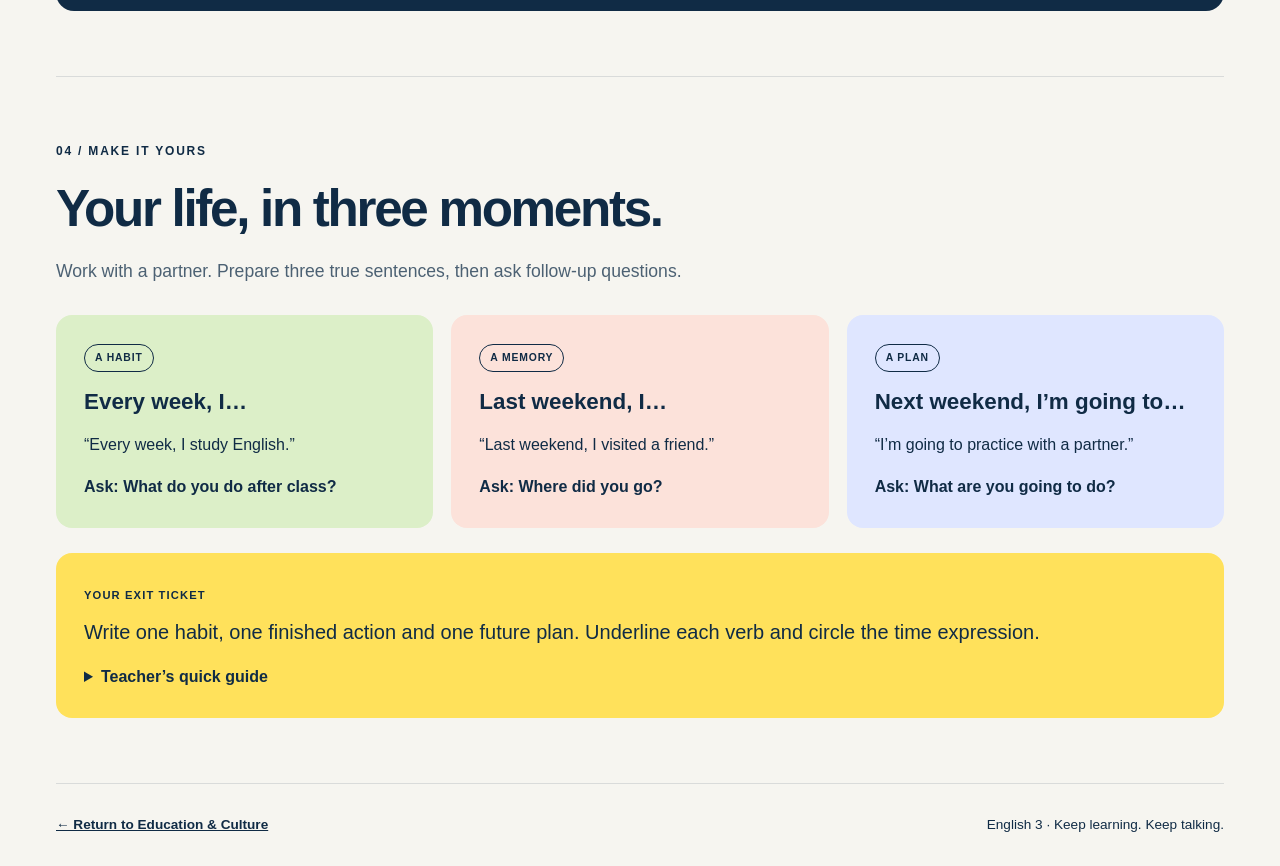
<file: verb-tenses.html>
<!doctype html>
<html lang="en"><head><meta charset="utf-8"><meta name="viewport" content="width=device-width,initial-scale=1"><meta name="description" content="Learn to talk about present, past and future actions with visual grammar guides and interactive practice."><title>Time to Talk · English 3</title><link rel="stylesheet" href="verb-tenses.css"><script src="verb-tenses.js" defer></script></head>
<body><a class="skip" href="#main">Skip to content</a><header class="header"><a class="brand" href="index.html"><span>E3</span> English 3 <small>/ Grammar studio</small></a><a class="back" href="index.html">← Back to the lesson</a></header>
<main id="main"><section class="hero"><div><p class="eyebrow">GRAMMAR STUDIO · A2–B1</p><h1>Time to<br><em>talk.</em></h1><p class="lead">Yesterday’s stories. Everyday habits.<br>Tomorrow’s possibilities.</p><p>Learn how to express actions in the present, past and future—one clear sentence at a time.</p><a class="button" href="#learn">Explore the three times ↓</a></div><div class="time-art" aria-label="Past: I studied yesterday. Present: I study every day. Future: I will study tomorrow."><div class="art-label">ONE ACTION. THREE MOMENTS.</div><div class="time-card past"><span>01 / BEFORE NOW</span><strong>Yesterday</strong><p>I <b>studied</b>.</p><i>↶</i></div><div class="time-card present"><span>02 / ROUTINES & FACTS</span><strong>Every day</strong><p>I <b>study</b>.</p><i>↻</i></div><div class="time-card future"><span>03 / AFTER NOW</span><strong>Tomorrow</strong><p>I <b>will study</b>.</p><i>↗</i></div></div></section>
<nav class="section-nav" aria-label="Page sections"><a href="#learn">01 Learn</a><a href="#compare">02 Compare</a><a href="#practice">03 Practice</a><a href="#speak">04 Speak</a></nav>
<section id="learn" class="section"><p class="eyebrow">01 / BUILD YOUR SENTENCES</p><h2>Choose your moment.</h2><p class="section-intro">Choose a time to discover its meaning, sentence patterns and common mistakes.</p><div class="tabs" role="tablist" aria-label="Verb time"><button id="tab-present" role="tab" aria-selected="true" aria-controls="grammar-panel" data-tense="present">Present <small>Habits & facts</small></button><button id="tab-past" role="tab" aria-selected="false" tabindex="-1" aria-controls="grammar-panel" data-tense="past">Past <small>Finished actions</small></button><button id="tab-future" role="tab" aria-selected="false" tabindex="-1" aria-controls="grammar-panel" data-tense="future">Future <small>Plans & predictions</small></button></div><div id="grammar-panel" role="tabpanel" aria-labelledby="tab-present" tabindex="0"></div></section>
<section id="compare" class="section"><p class="eyebrow">02 / SEE THE DIFFERENCE</p><h2>Same person. Different time.</h2><p class="section-intro">The verb form changes with the meaning. Time expressions help, but always read the whole message.</p><div class="comparison"><article class="past"><span class="pill">PAST SIMPLE</span><h3>Yesterday</h3><p>Maya <b>walked</b> to class.</p><small>A finished action before now.</small></article><article class="present"><span class="pill">PRESENT SIMPLE</span><h3>Every morning</h3><p>Maya <b>walks</b> to class.</p><small>A regular habit, not necessarily happening now.</small></article><article class="future"><span class="pill">FUTURE · GOING TO</span><h3>Tomorrow</h3><p>Maya <b>is going to walk</b> to class.</p><small>A plan she has already made.</small></article></div><div class="notice"><strong>What about right now?</strong><p>For an action happening at this moment, use the present continuous: “Maya <b>is walking</b> to class now.” This lesson focuses on present simple habits and facts.</p></div><details class="reference"><summary>Your pocket guide: useful irregular past forms</summary><div class="verb-grid"><span>go → <b>went</b></span><span>have → <b>had</b></span><span>do → <b>did</b></span><span>eat → <b>ate</b></span><span>see → <b>saw</b></span><span>take → <b>took</b></span><span>buy → <b>bought</b></span><span>write → <b>wrote</b></span><span>make → <b>made</b></span><span>come → <b>came</b></span><span>study → <b>studied</b></span><span>play → <b>played</b></span></div></details></section>
<section id="practice" class="section practice"><div class="practice-heading"><div><p class="eyebrow">03 / TRY IT YOURSELF</p><h2>Small steps.<br>Stronger sentences.</h2></div><div class="score"><strong id="score">0 / 8</strong><span>correct on first try</span><button id="reset" type="button">Restart practice ↻</button></div></div><p>Choose the best answer. You can try again after reading the hint. Your first attempt counts toward the score.</p><div id="quiz-list" class="quiz-list"></div><div class="repair"><p class="eyebrow">SENTENCE REPAIR</p><h3>Find the mistake. Make it right.</h3><p>Say the corrected sentence before revealing the answer.</p><div class="repair-grid"><details><summary>She don’t study on Sundays.</summary><p><b>She doesn’t study on Sundays.</b><br>Use doesn’t with he, she and it. Keep study in its base form.</p></details><details><summary>Did you went to class?</summary><p><b>Did you go to class?</b><br>After did, use the base verb: go.</p></details><details><summary>I will to call you tomorrow.</summary><p><b>I will call you tomorrow.</b><br>Use will + base verb, without to.</p></details></div></div></section>
<section id="speak" class="section"><p class="eyebrow">04 / MAKE IT YOURS</p><h2>Your life, in three moments.</h2><p class="section-intro">Work with a partner. Prepare three true sentences, then ask follow-up questions.</p><div class="speaking-grid"><article class="present"><span class="pill">A HABIT</span><h3>Every week, I…</h3><p>“Every week, I study English.”</p><strong>Ask: What do you do after class?</strong></article><article class="past"><span class="pill">A MEMORY</span><h3>Last weekend, I…</h3><p>“Last weekend, I visited a friend.”</p><strong>Ask: Where did you go?</strong></article><article class="future"><span class="pill">A PLAN</span><h3>Next weekend, I’m going to…</h3><p>“I’m going to practice with a partner.”</p><strong>Ask: What are you going to do?</strong></article></div><div class="exit"><span>YOUR EXIT TICKET</span><p>Write one habit, one finished action and one future plan. Underline each verb and circle the time expression.</p><details><summary>Teacher’s quick guide</summary><p>Suggested sequence: warm-up (5 min), grammar exploration (15 min), comparison (5 min), practice and sentence repair (15 min), partner speaking (10 min). Model each form before asking learners to produce it.</p><p>Check for: meaning, subject–verb agreement, base verbs after auxiliaries and a clear time reference. Accept alternative correct sentences during speaking. The practice score records only first attempts and resets when the page reloads.</p></details></div></section></main><footer><a href="index.html">← Return to Education & Culture</a><span>English 3 · Keep learning. Keep talking.</span></footer></body></html>
</file>
<file: styles.css>
:root {
  --ink: #17251f;
  --forest: #213b73;
  --forest-2: #13234b;
  --mint: #d9f56a;
  --paper: #f7f5ee;
  --white: #fff;
  --blue: #2364d2;
  --coral: #ff5c5c;
  --amber: #ffb000;
  --muted: #68746e;
  --line: #dfe4df;
  --shadow: 0 22px 70px rgba(26, 46, 38, .13);
}

* { box-sizing: border-box; }
html, body { min-height: 100%; }
body { margin: 0; overflow: hidden; background: var(--paper); color: var(--ink); font-family: "Trebuchet MS", "Segoe UI", sans-serif; }
img, svg, canvas { max-width: 100%; }
button, input, textarea { font: inherit; }
button { color: inherit; }
button:focus-visible, a:focus-visible, textarea:focus-visible { outline: 3px solid rgba(40, 85, 217, .35); outline-offset: 3px; }

.topbar { position: relative; z-index: 20; display: grid; grid-template-columns: 1fr auto 1fr; align-items: center; min-height: 70px; padding: 10px 22px; border-bottom: 1px solid rgba(23, 37, 31, .1); background: rgba(255, 255, 255, .92); backdrop-filter: blur(18px); }
.brand { display: inline-flex; align-items: center; gap: 12px; width: fit-content; color: inherit; text-decoration: none; }
.brand-mark { display: grid; place-items: center; width: 42px; height: 42px; border-radius: 14px; background: var(--forest); color: var(--mint); font-weight: 900; }
.brand small, .brand strong { display: block; }
.brand small { margin-bottom: 2px; color: var(--muted); font-size: .57rem; font-weight: 850; letter-spacing: .14em; }
.brand strong { font-size: 1.05rem; }
.class-meta { display: flex; align-items: center; gap: 12px; color: var(--muted); font-size: .78rem; }
.class-meta strong { color: var(--ink); }
.class-meta span { padding-left: 12px; border-left: 1px solid var(--line); }
.top-actions { display: flex; justify-content: flex-end; gap: 8px; }
.tool-button, .icon-button { min-height: 40px; border: 1px solid var(--line); border-radius: 12px; background: var(--white); cursor: pointer; font-size: .75rem; font-weight: 760; }
.tool-button { display: inline-flex; align-items: center; gap: 7px; padding: 0 12px; }
.group-link { color: inherit; text-decoration: none; }
.tool-button span { font-size: 1rem; }
.tool-button:hover, .icon-button:hover { border-color: #bac5bf; background: #f1f5f1; }
.guide-button { border-color: #b9dac6; background: #effaf3; color: var(--forest); }
.icon-button { width: 40px; }

.deck-shell { display: grid; grid-template-columns: 230px minmax(0, 1fr); height: calc(100vh - 70px); }
.slide-rail { position: relative; z-index: 5; display: flex; flex-direction: column; min-width: 0; min-height: 0; overflow: hidden; border-right: 1px solid var(--line); background: #fff4e5; transition: width .25s, transform .25s; }
.rail-heading { display: flex; align-items: center; justify-content: space-between; padding: 18px 14px 10px 18px; color: var(--muted); font-size: .6rem; font-weight: 900; letter-spacing: .14em; }
.rail-heading button { width: 30px; height: 30px; border: 0; border-radius: 9px; background: transparent; cursor: pointer; }
.rail-heading button:hover { background: #dfe5df; }
.slide-list { display: grid; flex: 1; min-height: 0; gap: 5px; overflow-y: auto; padding: 6px 10px 20px; }
.slide-jump { display: grid; grid-template-columns: 34px 1fr; gap: 9px; align-items: center; width: 100%; padding: 10px 9px; border: 0; border-radius: 12px; background: transparent; text-align: left; cursor: pointer; }
.slide-jump > span { display: grid; place-items: center; width: 30px; height: 30px; border-radius: 9px; background: rgba(23, 63, 53, .08); color: var(--forest); font-size: .65rem; font-weight: 900; }
.slide-jump small { overflow: hidden; font-size: .73rem; font-weight: 720; line-height: 1.25; text-overflow: ellipsis; }
.slide-jump:hover { background: rgba(255, 255, 255, .65); }
.slide-jump.active { background: var(--white); box-shadow: 0 5px 18px rgba(32, 49, 42, .08); }
.slide-jump.active > span { background: var(--forest); color: var(--mint); }
.deck-shell.rail-collapsed { grid-template-columns: 58px minmax(0, 1fr); }
.deck-shell.rail-collapsed .rail-heading span, .deck-shell.rail-collapsed .slide-jump small { display: none; }
.deck-shell.rail-collapsed .rail-heading { justify-content: center; padding-inline: 8px; }
.deck-shell.rail-collapsed .slide-list { padding-inline: 9px; }
.deck-shell.rail-collapsed .slide-jump { display: block; padding: 6px 5px; }

.stage-area { position: relative; display: flex; flex-direction: column; min-width: 0; min-height: 0; padding: 20px 24px 14px; }
.progress { flex: 0 0 5px; width: 100%; overflow: hidden; border-radius: 99px; background: #e2e6e2; }
.progress span { display: block; width: 0; height: 100%; border-radius: inherit; background: var(--coral); transition: width .3s; }
.slide-stage { position: relative; flex: 1; width: 100%; min-width: 0; min-height: 0; overflow-x: hidden; overflow-y: auto; margin-top: 14px; padding: clamp(34px, 5.4vw, 86px); border: 1px solid rgba(23, 37, 31, .08); border-radius: 28px; background-color: var(--white); background-image: linear-gradient(135deg, rgba(35, 100, 210, .035) 25%, transparent 25%, transparent 50%, rgba(255, 92, 92, .025) 50%, rgba(255, 92, 92, .025) 75%, transparent 75%); background-size: 34px 34px; box-shadow: var(--shadow); animation: slideIn .52s cubic-bezier(.2,.8,.2,1) both; }
.slide-stage > * { min-width: 0; }
.slide-stage p, .slide-stage li, .slide-stage strong, .slide-stage span { overflow-wrap: anywhere; }
.slide-stage::after { position: absolute; right: -45px; bottom: -65px; width: 220px; height: 220px; border-radius: 50%; background: rgba(201, 243, 220, .35); content: ""; pointer-events: none; }
.slide-stage.cover { background: var(--forest-2); color: var(--white); }
.slide-stage.cover::before { position: absolute; top: -170px; right: -100px; width: 450px; height: 450px; border: 80px solid rgba(201, 243, 220, .08); border-radius: 50%; content: ""; }
.slide-stage.warm { background-color: #fff1e9; background-image: linear-gradient(135deg, rgba(255, 92, 92, .04) 25%, transparent 25%, transparent 50%, rgba(255, 176, 0, .04) 50%, rgba(255, 176, 0, .04) 75%, transparent 75%); }
.slide-kicker { position: relative; z-index: 1; display: flex; justify-content: space-between; gap: 20px; color: var(--muted); font-size: .66rem; font-weight: 900; letter-spacing: .13em; }
.cover .slide-kicker { color: var(--mint); }
.slide-stage h1, .slide-stage h2 { position: relative; z-index: 1; max-width: 980px; margin: 24px 0 18px; font-family: Georgia, "Times New Roman", serif; font-weight: 500; letter-spacing: -.05em; line-height: .98; }
.slide-stage h1 { font-size: clamp(3.6rem, 6.4vw, 6.8rem); }
.slide-stage h2 { font-size: clamp(2.7rem, 4.8vw, 4.8rem); }
.slide-stage h3 { margin: 0 0 10px; font-size: 1rem; }
.slide-lead { position: relative; z-index: 1; max-width: 820px; margin: 0; color: var(--muted); font-size: clamp(1rem, 1.5vw, 1.27rem); line-height: 1.55; }
.cover .slide-lead { color: rgba(255,255,255,.75); }
.tag-row, .word-cloud { position: relative; z-index: 1; display: flex; flex-wrap: wrap; gap: 9px; margin-top: 28px; }
.tag-row span, .word-chip { padding: 8px 12px; border-radius: 999px; background: #eaf0ea; font-size: .75rem; font-weight: 780; }
.cover .tag-row span { background: rgba(255,255,255,.1); color: var(--mint); }
.content-grid, .example-grid, .objective-grid { position: relative; z-index: 1; display: grid; grid-template-columns: repeat(2, minmax(0, 1fr)); gap: 15px; margin-top: 27px; }
.content-card, .example-card, .objective-card { padding: 20px; border: 1px solid var(--line); border-radius: 17px; background: rgba(255,255,255,.86); }
.cover .content-card, .cover .example-card, .cover .objective-card { color: var(--ink); }
.cover .content-card p, .cover .example-card p, .cover .objective-card p { color: var(--ink); }
.content-card small, .objective-card small { color: var(--blue); font-size: .62rem; font-weight: 900; letter-spacing: .12em; }
.content-card p, .example-card p, .objective-card p { margin: 8px 0 0; line-height: 1.45; }
.to-be-cards { position: relative; z-index: 1; display: grid; grid-template-columns: repeat(3, minmax(0, 1fr)); gap: 16px; margin-top: 28px; }
.to-be-card { min-height: 275px; padding: 28px; border-radius: 22px; color: var(--ink); box-shadow: 0 16px 34px rgba(29, 48, 76, .12); animation: liftIn .62s cubic-bezier(.2,.8,.2,1) both; }
.to-be-card.am { background: #fff0b5; border-bottom: 10px solid var(--amber); }.to-be-card.is { background: #dce7ff; border-bottom: 10px solid var(--blue); animation-delay: .08s; }.to-be-card.are { background: #d9f5e8; border-bottom: 10px solid #35a88b; animation-delay: .16s; }
.to-be-card span, .to-be-card small, .to-be-rule span { display: block; font-size: .68rem; font-weight: 900; letter-spacing: .13em; }.to-be-card span { color: var(--coral); }.to-be-card strong { display: block; margin-top: 30px; font-family: Georgia, serif; font-size: clamp(3.8rem, 5vw, 5rem); line-height: .9; }.to-be-card small { margin-top: 16px; color: var(--blue); }.to-be-card p { margin: 18px 0 0; font-size: 1.12rem; line-height: 1.6; }
.to-be-rule { position: relative; z-index: 1; display: flex; align-items: center; justify-content: space-between; gap: 20px; margin-top: 20px; padding: 21px 24px; border-radius: 15px; background: var(--forest); color: white; box-shadow: 0 10px 22px rgba(33, 59, 115, .2); }.to-be-rule span { color: var(--mint); }.to-be-rule strong { font-size: 1rem; letter-spacing: .04em; }
.icon-grid, .wh-question-grid, .rhythm-cards, .repair-grid, .station-grid, .listen-cards, .confidence-ladder { position: relative; z-index: 1; display: grid; grid-template-columns: repeat(3, minmax(0, 1fr)); gap: 14px; margin-top: 28px; }
.icon-grid > div, .wh-question-grid > div, .rhythm-cards > div, .repair-grid > div, .station-grid > div, .listen-cards > div, .confidence-ladder > div { min-height: 150px; padding: 20px; border-radius: 20px; background: #fff0dc; box-shadow: 0 10px 25px rgba(29, 48, 76, .07); transition: transform .2s ease, box-shadow .2s ease; }.icon-grid > div:hover, .wh-question-grid > div:hover, .rhythm-cards > div:hover, .repair-grid > div:hover, .station-grid > div:hover { transform: translateY(-5px) rotate(-1deg); box-shadow: 0 16px 30px rgba(29, 48, 76, .13); }
.icon-grid > div:nth-child(2n), .rhythm-cards > div:nth-child(2n), .station-grid > div:nth-child(2n), .confidence-ladder > div:nth-child(2n) { background: #eaf0ff; }.icon-grid > div:nth-child(3n), .wh-question-grid > div:nth-child(3n), .repair-grid > div:nth-child(3n), .listen-cards > div:nth-child(3n) { background: #d9f5e8; }.icon-grid span { display: block; font-size: 2rem; }.icon-grid strong, .wh-question-grid strong, .rhythm-cards strong, .repair-grid strong, .station-grid strong, .listen-cards strong, .confidence-ladder strong { display: block; margin-top: 14px; font-size: 1.12rem; }.icon-grid p, .wh-question-grid p, .rhythm-cards p, .repair-grid p, .station-grid p, .listen-cards p, .confidence-ladder p { margin: 8px 0 0; line-height: 1.4; }
.wh-question-grid { grid-template-columns: repeat(5, minmax(0, 1fr)); }.wh-question-grid > div { min-height: 170px; background: #dce7ff; }.wh-question-grid span, .rhythm-cards span, .repair-grid span, .station-grid span, .listen-cards span, .confidence-ladder span { color: var(--coral); font-size: .64rem; font-weight: 900; letter-spacing: .11em; }
.rhythm-cards, .repair-grid, .listen-cards { grid-template-columns: repeat(4, minmax(0, 1fr)); }.rhythm-cards > div:nth-child(3n), .repair-grid > div:nth-child(3n), .listen-cards > div:nth-child(3n) { background: #dce7ff; }.repair-grid > div { min-height: 180px; }.repair-grid strong { font-size: 1rem; }.station-grid { grid-template-columns: repeat(4, minmax(0, 1fr)); }.station-grid > div { min-height: 175px; border-top: 7px solid var(--coral); }.station-grid > div:nth-child(2) { border-color: var(--amber); }.station-grid > div:nth-child(3) { border-color: var(--blue); }.station-grid > div:nth-child(4) { border-color: #35a88b; }
.confidence-ladder { grid-template-columns: repeat(4, minmax(0, 1fr)); }.confidence-ladder > div { min-height: 155px; border-bottom: 7px solid var(--coral); }.confidence-ladder > div:nth-child(2) { border-color: var(--amber); }.confidence-ladder > div:nth-child(3) { border-color: var(--blue); }.confidence-ladder > div:nth-child(4) { border-color: #35a88b; }
.prompt-box { position: relative; z-index: 1; margin-top: 24px; padding: 19px 22px; border-left: 5px solid var(--coral); border-radius: 0 14px 14px 0; background: #fff1e9; font-size: clamp(.95rem, 1.35vw, 1.16rem); line-height: 1.55; }
.cover .prompt-box { border-color: var(--mint); background: rgba(255,255,255,.08); }
.sentence-stack { position: relative; z-index: 1; display: grid; gap: 10px; margin-top: 25px; }
.sentence { padding: 15px 17px; border: 1px solid var(--line); border-radius: 12px; background: #fafbf9; line-height: 1.45; }
.task-steps { position: relative; z-index: 1; display: grid; gap: 11px; margin: 24px 0 0; padding: 0; counter-reset: steps; list-style: none; }
.task-steps li { display: grid; grid-template-columns: 34px 1fr; align-items: start; gap: 11px; line-height: 1.45; }
.task-steps li::before { display: grid; place-items: center; width: 31px; height: 31px; border-radius: 10px; background: var(--forest); color: var(--white); counter-increment: steps; content: counter(steps); font-size: .7rem; font-weight: 900; }
.choice-grid { position: relative; z-index: 1; display: grid; grid-template-columns: repeat(2, minmax(0,1fr)); gap: 12px; margin-top: 24px; }
.choice-button { min-height: 60px; padding: 14px 16px; border: 1px solid var(--line); border-radius: 14px; background: var(--white); cursor: pointer; text-align: left; font-weight: 700; }
.choice-button:hover { border-color: var(--blue); }
.choice-button.correct { border-color: #0c8b73; background: #e7f8f1; }
.choice-button.wrong { border-color: #d33b57; background: #fff0f2; }
.quiz-feedback { min-height: 1.4em; color: var(--muted); font-weight: 700; }
.reveal-button { position: relative; z-index: 1; margin-top: 20px; padding: 11px 16px; border: 0; border-radius: 11px; background: var(--forest); color: var(--white); cursor: pointer; font-weight: 760; }
.reveal-content { display: none; position: relative; z-index: 1; margin-top: 12px; padding: 16px; border: 1px solid #b9dec9; border-radius: 12px; background: #ecfbf2; }
.reveal-content.visible { display: block; }
.deck-controls { display: flex; align-items: center; justify-content: center; gap: 18px; min-height: 58px; color: var(--muted); font-size: .72rem; font-weight: 850; }
.nav-button { display: grid; place-items: center; width: 39px; height: 39px; border: 1px solid var(--line); border-radius: 50%; background: var(--white); cursor: pointer; }
.nav-button.primary { border-color: var(--forest); background: var(--forest); color: var(--white); }
.nav-button:disabled { opacity: .35; cursor: default; }

.teacher-panel { position: fixed; z-index: 40; top: 70px; right: 0; bottom: 0; width: min(400px, 94vw); transform: translateX(103%); background: var(--forest-2); color: var(--white); box-shadow: -20px 0 60px rgba(0,0,0,.2); transition: transform .25s; }
.teacher-panel.open { transform: translateX(0); }
.teacher-panel header { display: flex; align-items: center; justify-content: space-between; padding: 20px; border-bottom: 1px solid rgba(255,255,255,.12); }
.teacher-panel header small, .teacher-panel header strong { display: block; }
.teacher-panel header small { margin-bottom: 4px; color: var(--mint); font-size: .58rem; letter-spacing: .13em; }
.teacher-panel header button { width: 35px; height: 35px; border: 0; border-radius: 50%; background: rgba(255,255,255,.1); color: white; cursor: pointer; font-size: 1.2rem; }
.teacher-content { height: calc(100% - 77px); overflow-y: auto; padding: 20px; }
.teacher-section { margin-bottom: 24px; }
.teacher-section small { color: var(--mint); font-size: .6rem; font-weight: 900; letter-spacing: .12em; }
.teacher-section p, .teacher-section li { font-size: .88rem; line-height: 1.55; }
.teacher-section ul { padding-left: 18px; }
.teacher-answer { padding: 15px; border-radius: 12px; background: rgba(201,243,220,.1); line-height: 1.5; }

.timer-dialog { width: min(480px, 92vw); padding: 28px; border: 0; border-radius: 24px; box-shadow: 0 30px 100px rgba(0,0,0,.28); text-align: center; }
.timer-dialog::backdrop { background: rgba(10, 26, 21, .65); backdrop-filter: blur(5px); }
.dialog-close { float: right; width: 34px; height: 34px; border: 0; border-radius: 50%; background: #edf0ed; cursor: pointer; }
.eyebrow { color: var(--muted); font-size: .65rem; font-weight: 900; letter-spacing: .14em; }
.timer-display { margin: 20px 0; font-size: clamp(4rem, 12vw, 7rem); font-weight: 900; letter-spacing: -.07em; }
.timer-presets, .timer-actions { display: flex; justify-content: center; gap: 8px; }
.timer-presets button, .button { padding: 10px 14px; border: 1px solid var(--line); border-radius: 10px; background: var(--white); cursor: pointer; font-weight: 750; }
.timer-actions { margin-top: 20px; }
.button.primary { border-color: var(--forest); background: var(--forest); color: var(--white); }

/* Modern teaching canvas */
.whiteboard { position: fixed; z-index: 100; inset: 0; display: none; flex-direction: column; background: #e9eeea; }
.whiteboard.open { display: flex; }
.board-topbar { display: grid; grid-template-columns: 1fr auto 1fr; align-items: center; gap: 12px; min-height: 68px; padding: 10px 16px; border-bottom: 1px solid #d6ddd7; background: rgba(255,255,255,.96); }
.board-title { display: flex; align-items: center; gap: 10px; }
.board-title > span { display: grid; place-items: center; width: 39px; height: 39px; border-radius: 13px; background: var(--forest); color: var(--mint); font-weight: 900; }
.board-title small, .board-title strong { display: block; }
.board-title small { color: var(--muted); font-size: .55rem; font-weight: 900; letter-spacing: .12em; }
.board-title strong { font-size: .9rem; }
.board-history, .board-actions { display: flex; gap: 7px; }
.board-actions { justify-content: flex-end; }
.board-topbar button { min-height: 38px; padding: 0 12px; border: 1px solid #d8dfda; border-radius: 11px; background: var(--white); cursor: pointer; font-size: .72rem; font-weight: 760; }
.board-topbar button:hover { background: #f0f4f0; }
.board-topbar button.primary { border-color: var(--forest); background: var(--forest); color: var(--white); }
.board-workspace { display: grid; grid-template-columns: 76px minmax(0,1fr); flex: 1; min-height: 0; }
.board-toolbar { display: flex; flex-direction: column; align-items: center; gap: 7px; overflow-y: auto; padding: 12px 8px; border-right: 1px solid #d7ddd8; background: rgba(255,255,255,.92); }
.board-tool { display: grid; place-items: center; gap: 3px; width: 58px; min-height: 55px; padding: 6px; border: 1px solid transparent; border-radius: 13px; background: transparent; cursor: pointer; }
.board-tool span { font-size: 1.15rem; font-weight: 800; }
.board-tool small { font-size: .56rem; font-weight: 760; }
.board-tool:hover, .board-tool.active { border-color: #c7d3ca; background: #edf5ef; }
.board-tool.active { color: var(--forest); box-shadow: inset 0 0 0 1px var(--forest); }
.toolbar-divider { width: 40px; height: 1px; margin: 3px 0; background: #dce2dd; }
.board-background { width: 38px; height: 38px; border: 1px solid transparent; border-radius: 10px; background: transparent; cursor: pointer; font-size: 1.1rem; }
.board-background.active { border-color: #bdc9c0; background: #edf2ee; }
.board-main { display: flex; flex-direction: column; min-width: 0; min-height: 0; padding: 12px 16px 16px; }
.board-options { display: flex; align-items: center; gap: 16px; min-height: 48px; padding: 0 3px 10px; }
.color-options, .size-options { display: flex; align-items: center; gap: 7px; }
.color-swatch { width: 25px; height: 25px; border: 3px solid white; border-radius: 50%; background: var(--swatch); box-shadow: 0 0 0 1px #bec8c0; cursor: pointer; }
.color-swatch.active { box-shadow: 0 0 0 3px var(--forest); }
.size-options { padding-left: 14px; border-left: 1px solid #d4dbd5; }
.size-options button { width: 31px; height: 31px; border: 1px solid #cfd8d1; border-radius: 9px; background: white; cursor: pointer; font-size: .68rem; font-weight: 850; }
.size-options button.active { background: var(--forest); color: white; }
#board-status { margin: 0 0 0 auto; color: var(--muted); font-size: .7rem; font-weight: 700; }
.board-surface { position: relative; flex: 1; min-height: 0; overflow: hidden; border: 1px solid #cfd8d1; border-radius: 18px; background-color: #fffefa; box-shadow: 0 18px 50px rgba(21, 49, 40, .12); }
.board-surface.grid { background-image: linear-gradient(#dfe8e1 1px, transparent 1px), linear-gradient(90deg, #dfe8e1 1px, transparent 1px); background-size: 32px 32px; }
.board-surface.lines { background-image: linear-gradient(transparent 31px, #d9e5dd 32px); background-size: 100% 32px; }
#board-canvas { display: block; width: 100%; height: 100%; touch-action: none; cursor: crosshair; }
.whiteboard[data-active-tool="text"] #board-canvas, .whiteboard[data-active-tool="note"] #board-canvas { cursor: text; }
.whiteboard[data-active-tool="eraser"] #board-canvas { cursor: cell; }
.board-text-editor { position: absolute; z-index: 5; min-width: 180px; min-height: 90px; max-width: calc(100% - 24px); max-height: calc(100% - 24px); padding: 12px 14px 24px; resize: both; overflow: auto; border: 2px solid var(--blue); border-radius: 12px; background: rgba(255,255,255,.96); box-shadow: 0 14px 35px rgba(40,85,217,.18); font-weight: 700; line-height: 1.25; }
.board-text-editor.note-mode { border-color: #d79818; background: #fff0a9; box-shadow: 0 14px 35px rgba(213,152,24,.2); }
.board-text-editor::placeholder { color: #65706b; font-size: .85rem; }
.board-text-editor[hidden] { display: none; }
.board-shortcuts { position: absolute; right: 12px; bottom: 12px; display: flex; gap: 9px; padding: 7px 10px; border: 1px solid rgba(23,37,31,.1); border-radius: 10px; background: rgba(255,255,255,.84); color: var(--muted); font-size: .6rem; backdrop-filter: blur(10px); pointer-events: none; }
.board-shortcuts strong { color: var(--ink); }

.formula { display: inline-block; margin-bottom: 10px; color: var(--blue); font-size: .68rem; font-weight: 900; letter-spacing: .12em; }
.route-steps { position: relative; z-index: 1; display: grid; grid-template-columns: repeat(5, minmax(0, 1fr)); gap: 10px; margin-top: 28px; }
.route-steps > div { min-height: 142px; padding: 16px; border-radius: 16px; background: #fff0dc; border-top: 7px solid var(--coral); animation: liftIn .5s ease both; }
.route-steps > div:nth-child(2) { border-color: var(--amber); animation-delay: .05s; }
.route-steps > div:nth-child(3) { border-color: var(--blue); animation-delay: .1s; }
.route-steps > div:nth-child(4) { border-color: #35a88b; animation-delay: .15s; }
.route-steps > div:nth-child(5) { border-color: var(--forest); animation-delay: .2s; }
.route-steps span { display: block; color: var(--coral); font-weight: 900; font-size: .75rem; }
.route-steps strong { display: block; margin-top: 18px; font-size: .76rem; letter-spacing: .08em; }
.route-steps p { margin: 8px 0 0; font-size: .85rem; line-height: 1.35; }
.mission-card { position: relative; z-index: 1; display: grid; grid-template-columns: 1fr 1fr; gap: 14px; margin-top: 26px; }
.mission-card > div { padding: 20px; border-radius: 16px; background: #eaf0ff; }
.mission-card > div:last-child { background: #fff0dc; }
.mission-card small { color: var(--blue); font-size: .64rem; font-weight: 900; letter-spacing: .12em; }
.mission-card p { margin: 12px 0 0; font-size: 1.08rem; line-height: 1.5; }
@keyframes slideIn { from { opacity: 0; transform: translateY(12px); } to { opacity: 1; transform: translateY(0); } }
@keyframes liftIn { from { opacity: 0; transform: translateY(9px); } to { opacity: 1; transform: translateY(0); } }
.sound-grid, .pronoun-map, .contrast-grid, .question-lab, .response-scale, .identity-cards, .reset-board, .detective-grid, .studio-grid, .closing-grid, .score-grid { position: relative; z-index: 1; display: grid; gap: 12px; margin-top: 28px; }
.sound-grid { grid-template-columns: repeat(4, minmax(0, 1fr)); }
.sound-grid > div { min-height: 150px; padding: 20px; border-radius: 18px; background: #eaf0ff; border-bottom: 7px solid var(--blue); }
.sound-grid > div:nth-child(2) { background: #fff0dc; border-color: var(--amber); }.sound-grid > div:nth-child(3) { background: #e6f8ef; border-color: #35a88b; }.sound-grid > div:nth-child(4) { background: #ffe8e6; border-color: var(--coral); }
.sound-grid span, .pronoun-map span, .response-scale span { display: block; color: var(--blue); font-size: .8rem; font-weight: 900; letter-spacing: .1em; }
.sound-grid strong { display: block; margin-top: 18px; font-family: Georgia, serif; font-size: 2rem; }.sound-grid p { margin: 8px 0 0; }
.pronoun-map { grid-template-columns: repeat(3, minmax(0, 1fr)); }.person { min-height: 165px; padding: 22px; border-radius: 20px; background: #fff0dc; border-top: 8px solid var(--coral); }.person:nth-child(2) { background: #eaf0ff; border-color: var(--blue); }.person:nth-child(3) { background: #e6f8ef; border-color: #35a88b; }.person > span { font-size: 1.25rem; }.person strong { display: block; margin-top: 22px; }.person p { margin-bottom: 0; font-weight: 800; }
.sentence-builder { position: relative; z-index: 1; display: grid; grid-template-columns: 1fr auto 1fr auto 1fr; align-items: center; gap: 12px; margin-top: 30px; }.builder-block { min-height: 130px; padding: 20px; border-radius: 18px; color: var(--ink); }.builder-block.coral { background: #ffe0dc; }.builder-block.yellow { background: #fff0b5; }.builder-block.blue { background: #dce7ff; }.builder-block small, .contrast-card small, .identity-card small, .reset-board span, .detective-grid span, .studio-grid span, .closing-grid span, .score-grid span { display: block; color: var(--blue); font-size: .62rem; font-weight: 900; letter-spacing: .13em; }.builder-block strong { display: block; margin-top: 24px; font-family: Georgia, serif; font-size: 1.55rem; }.builder-arrow { color: var(--coral); font-size: 1.8rem; font-weight: 900; }
.contrast-grid { grid-template-columns: repeat(2, minmax(0, 1fr)); }.contrast-card { padding: 24px; border-radius: 20px; }.contrast-card p { margin-bottom: 0; font-size: 1.25rem; line-height: 1.8; }.contrast-card.positive { background: #e6f8ef; }.contrast-card.negative { background: #ffe8e6; }
.question-lab { gap: 8px; }.lab-row { display: grid; grid-template-columns: 1fr 34px 1fr; align-items: center; gap: 14px; padding: 14px 18px; border-radius: 14px; background: #f2f5fb; }.lab-row b { color: var(--coral); text-align: center; }.lab-row .question { color: var(--blue); font-weight: 850; }
.response-scale { grid-template-columns: repeat(3, minmax(0, 1fr)); }.response-scale > div { min-height: 175px; padding: 20px; border-radius: 20px; background: #eaf0ff; }.response-scale > div:nth-child(2) { background: #fff0dc; }.response-scale > div:nth-child(3) { background: #e6f8ef; }.response-scale span { font-size: 1.6rem; }.response-scale strong { display: block; margin-top: 18px; }.response-scale p { line-height: 1.45; }.response-scale small { color: var(--muted); }
.identity-cards { grid-template-columns: repeat(2, minmax(0, 1fr)); }.identity-card { padding: 22px; border: 2px dashed var(--blue); border-radius: 18px; background: #fffdf4; }.identity-card.alt { border-color: var(--coral); background: #fff0eb; }.identity-card p { font-size: 1.15rem; line-height: 1.8; }.dialogue { position: relative; z-index: 1; margin-top: 14px; padding: 20px; border-left: 5px solid var(--blue); border-radius: 0 16px 16px 0; background: #eaf0ff; line-height: 1.8; }
.reset-board { grid-template-columns: repeat(3, minmax(0, 1fr)); }.reset-board > div, .detective-grid > div, .studio-grid > div, .closing-grid > div { padding: 22px; border-radius: 18px; background: #fff0dc; }.reset-board > div:nth-child(2), .studio-grid > div:nth-child(4) { background: #eaf0ff; }.reset-board > div:nth-child(3), .studio-grid > div:nth-child(3) { background: #e6f8ef; }.reset-board strong, .detective-grid b, .studio-grid strong, .closing-grid strong, .score-grid strong { display: block; margin-top: 18px; font-size: 1.1rem; }.reset-board p, .studio-grid p, .closing-grid p, .score-grid p { line-height: 1.4; }
.detective-grid { grid-template-columns: repeat(4, minmax(0, 1fr)); }.detective-grid > div { min-height: 160px; background: #fff0dc; border-top: 6px solid var(--coral); }.detective-grid > div:nth-child(2) { background: #eaf0ff; border-color: var(--blue); }.detective-grid > div:nth-child(3) { background: #fff0b5; border-color: var(--amber); }.detective-grid > div:nth-child(4) { background: #e6f8ef; border-color: #35a88b; }.detective-grid p { margin: 20px 0; font-size: 1.1rem; }
.studio-grid, .closing-grid, .score-grid { grid-template-columns: repeat(5, minmax(0, 1fr)); }.studio-grid > div:nth-child(2), .closing-grid > div:nth-child(2) { background: #eaf0ff; }.studio-grid > div:nth-child(5), .closing-grid > div:nth-child(3) { background: #e6f8ef; }.score-grid { grid-template-columns: repeat(4, minmax(0, 1fr)); }.score-grid > div { padding: 20px; border-radius: 18px; background: #eaf0ff; }.score-grid > div:nth-child(2) { background: #fff0dc; }.score-grid > div:nth-child(3) { background: #e6f8ef; }.score-grid > div:nth-child(4) { background: #ffe8e6; }.score-grid strong { color: var(--coral); font-size: 1.4rem; }

@media (max-width: 1280px) {
  .slide-stage { padding: clamp(28px, 4vw, 52px); }
  .slide-stage h1 { font-size: clamp(3rem, 5.2vw, 5rem); }
  .slide-stage h2 { font-size: clamp(2.35rem, 4vw, 4rem); }
  .wh-question-grid, .studio-grid, .closing-grid { grid-template-columns: repeat(3, minmax(0, 1fr)); }
  .sound-grid, .rhythm-cards, .repair-grid, .station-grid, .listen-cards, .confidence-ladder, .detective-grid, .score-grid { grid-template-columns: repeat(2, minmax(0, 1fr)); }
}

@media (max-height: 850px) and (min-width: 721px) {
  .stage-area { padding-top: 12px; padding-bottom: 8px; }
  .slide-stage { margin-top: 9px; padding: 28px 34px; }
  .slide-stage h1, .slide-stage h2 { margin-top: 14px; margin-bottom: 10px; }
  .slide-stage h1 { font-size: clamp(3rem, 5vw, 4.8rem); }
  .slide-stage h2 { font-size: clamp(2.35rem, 4vw, 3.8rem); }
  .slide-lead { line-height: 1.4; }
  .content-grid, .example-grid, .objective-grid, .to-be-cards, .icon-grid,
  .wh-question-grid, .rhythm-cards, .repair-grid, .station-grid, .listen-cards,
  .confidence-ladder, .route-steps, .mission-card, .sound-grid, .pronoun-map,
  .contrast-grid, .question-lab, .response-scale, .identity-cards, .reset-board,
  .detective-grid, .studio-grid, .closing-grid, .score-grid { margin-top: 18px; }
  .content-card, .example-card, .objective-card { padding: 15px 18px; }
  .prompt-box { margin-top: 16px; padding: 14px 18px; }
  .deck-controls { min-height: 48px; }
}

@media (prefers-reduced-motion: reduce) {
  *, *::before, *::after { scroll-behavior: auto !important; animation-duration: .01ms !important; animation-iteration-count: 1 !important; transition-duration: .01ms !important; }
}

@media (max-width: 1000px) {
  .topbar { grid-template-columns: 1fr auto; }
  .class-meta { display: none; }
  .deck-shell { grid-template-columns: 190px minmax(0,1fr); }
  .board-topbar { grid-template-columns: 1fr auto; }
  .board-history { order: 3; grid-column: 1 / -1; justify-content: center; }
}
@media (max-width: 720px) {
  .topbar { min-height: 60px; padding: 8px 10px; }
  .brand small, .tool-button { display: none; }
  .top-actions .icon-button { display: block; }
  .deck-shell { display: block; height: calc(100vh - 60px); }
  .slide-rail { position: fixed; z-index: 30; top: 60px; bottom: 0; left: 0; width: 230px; transform: translateX(-102%); box-shadow: 15px 0 40px rgba(0,0,0,.15); }
  .deck-shell.mobile-rail .slide-rail { transform: translateX(0); }
  .stage-area { height: 100%; padding: 12px 10px 8px; }
  .slide-stage { padding: 25px 20px; border-radius: 18px; }
  .slide-stage h1 { font-size: 3rem; }
  .slide-stage h2 { font-size: 2.35rem; }
  .content-grid, .example-grid, .objective-grid, .choice-grid { grid-template-columns: 1fr; }
  .route-steps, .mission-card, .sound-grid, .pronoun-map, .contrast-grid, .response-scale, .identity-cards, .reset-board, .detective-grid, .studio-grid, .closing-grid, .score-grid, .icon-grid, .wh-question-grid, .rhythm-cards, .repair-grid, .station-grid, .listen-cards, .confidence-ladder { grid-template-columns: 1fr; }
  .to-be-cards { grid-template-columns: 1fr; }.to-be-card { min-height: 180px; }.to-be-rule { display: block; }.to-be-rule strong { display: block; margin-top: 9px; line-height: 1.5; }
  .sentence-builder { grid-template-columns: 1fr; }.builder-arrow { transform: rotate(90deg); text-align: center; }.lab-row { grid-template-columns: 1fr; }.lab-row b { transform: rotate(90deg); }
  .board-workspace { grid-template-columns: 58px minmax(0,1fr); }
  .board-toolbar { padding-inline: 4px; }
  .board-tool { width: 48px; }
  .board-title div, .board-topbar button span, #board-status, .board-shortcuts { display: none; }
  .board-main { padding: 8px; }
  .board-options { gap: 10px; overflow-x: auto; }
}
@media print {
  .topbar, .slide-rail, .deck-controls, .teacher-panel, .whiteboard { display: none !important; }
  body { overflow: visible; background: white; }
  .deck-shell, .stage-area { display: block; height: auto; padding: 0; }
  .slide-stage { min-height: 100vh; border: 0; box-shadow: none; }
}
</file>
<file: culture.css>
:root{--ink:#112c44;--forest:#0750cf;--forest-2:#0a2646;--mint:#ffe15b;--paper:#dbe5ec;--blue:#0750cf;--coral:#b92f25;--muted:#41566b;--line:#bdcbd6;--shadow:0 15px 45px #09284618}
body{font-family:'Segoe UI',Arial,sans-serif;background:#dbe5ec}
.topbar{background:#0a2646;color:white;border:0;grid-template-columns:1fr auto auto;gap:30px}
.brand-mark{background:#ffe15b;color:#0a2646;border-radius:4px;font-size:1.2rem}
.brand small,.class-meta{color:#c1d7f0;font-size:.75rem}.class-meta strong{color:white}.brand strong{font-size:1rem}
.tool-button,.icon-button{background:#183955;color:white;border:1px solid #46627c;border-radius:5px;font-size:.85rem}
.deck-shell{grid-template-columns:210px minmax(0,1fr)}
.slide-rail{background:#f4f7fa}.rail-heading{font-size:.75rem}.slide-jump{border-radius:5px}.slide-jump small{font-size:.8rem;line-height:1.35}.slide-jump.active{background:#0750cf;color:white}
.stage-area{padding:15px 20px 8px}.progress{background:#b6c8d9}.progress span{background:#0750cf}
.slide-stage{isolation:isolate;padding:32px 46px;border:0;border-radius:5px;background:#f8fbff;box-shadow:var(--shadow);background-image:none;animation:slideIn .3s ease both}
.slide-stage::after,.slide-stage.cover::before{display:none}
.slide-stage h1,.slide-stage h2{font-family:'Segoe UI',Arial,sans-serif;font-weight:850;letter-spacing:-.055em;line-height:1.02;margin:18px 0 16px;max-width:1050px}
.slide-stage h1{font-size:clamp(3rem,5.9vw,6rem)}.slide-stage h2{font-size:clamp(2.35rem,3.8vw,4rem)}
.slide-stage h3{font-size:1.5rem;line-height:1.15;letter-spacing:-.025em}.slide-stage p,.slide-stage li{line-height:1.48}
.slide-lead{font-size:clamp(1.15rem,1.65vw,1.5rem);max-width:980px;color:inherit;margin:0 0 24px;opacity:.95}
.slide-kicker{font-size:.82rem;letter-spacing:.12em;font-weight:750;color:inherit;opacity:.9}.slide-kicker span:last-child{font-weight:600;letter-spacing:0}
.slide-stage.education{border-left:8px solid #0750cf}
.slide-stage.culture{border-left:8px solid #b92f25;background:#fff9f6}
.slide-stage.yellow{background:#ffe15b;color:#0a2646}
.slide-stage.coral{background:#b92f25;color:#fffaf4}
.slide-stage.blue{background:#0750cf;color:#fff}
.slide-stage em{font-family:Georgia,serif;font-weight:500;font-style:italic;letter-spacing:-.05em}
.slide-stage.cover{background:#0a2646;color:white;min-height:500px;padding-right:52%;overflow:hidden}
.cover h1{font-size:clamp(3.5rem,5.6vw,6.2rem);margin-top:34px}.cover h1 em{color:#ffe15b}.cover .slide-lead{color:#e4eef9;font-size:1.2rem}.cover .slide-kicker{white-space:nowrap;color:#ffe15b;font-size:.78rem}.cover-line{font-size:1.25rem;margin-top:20px}
.hero-art{position:absolute;right:0;top:0;bottom:0;width:47%;z-index:-1}.hero-art img{width:100%;height:100%;object-fit:cover;object-position:58% center}.hero-art span{position:absolute;bottom:14px;right:15px;padding:5px 8px;background:#0a2646;color:white;font-size:.75rem}
.cover-links{display:flex;gap:10px;flex-wrap:wrap;margin-top:22px}.cover-links button{cursor:pointer;padding:13px 18px;background:#ffe15b;border:0;border-radius:3px;color:#0a2646;font-weight:750;font-size:1rem}.cover-links button:nth-child(2){background:#55d1e8}.cover-links span{margin-left:15px}
.cover:not(.intro) h2{font-size:clamp(3.5rem,5.6vw,6.2rem);margin-top:34px}.cover h2 em{color:#ffe15b}.slide-stage.cover.intro{overflow-y:auto}.intro h1{font-size:clamp(3.2rem,5vw,5.2rem);margin-top:24px}.intro-starters{margin:25px 0}.intro-starters p{font-size:clamp(1.1rem,1.65vw,1.6rem);margin:11px 0;line-height:1.4}.intro-starters b{color:#ffe15b}.intro-instruction{font-size:1.05rem;line-height:1.55;border-top:1px solid #6e8da9;padding-top:16px}.intro-instruction b{color:#ffe15b}
.chapter{padding-top:60px;overflow:hidden;min-height:450px}.chapter h2{position:relative;z-index:2;font-size:clamp(3rem,5.5vw,5.5rem);max-width:75%;margin-top:42px}.chapter .slide-lead{max-width:65%}.chapter-number{position:absolute;right:28px;bottom:-20px;font-size:clamp(10rem,23vw,26rem);font-weight:900;letter-spacing:-.1em;opacity:.16;line-height:1;pointer-events:none}.chapter-question{font-size:clamp(1.5rem,2.3vw,2.1rem);position:relative;z-index:1;margin-top:30px}
.editorial-rows{margin:20px 0}.editorial-rows>div{display:grid;grid-template-columns:minmax(150px,27%) 1fr;gap:25px;padding:14px 0;border-top:1px solid currentColor}.editorial-rows strong{font-size:1.4rem;line-height:1.25}.editorial-rows p{font-size:1.22rem;margin:0}.editorial-rows>div:last-child{border-bottom:1px solid currentColor}
.spread{display:grid;grid-template-columns:1fr 1fr;gap:35px;margin:24px 0}.spread>div+div{border-left:2px solid currentColor;padding-left:30px}.spread h3{font-size:1.8rem}.spread p{font-size:1.3rem;margin:12px 0}
blockquote{margin:24px 0;padding:0 0 0 24px;border-left:6px solid currentColor;font-size:clamp(1.5rem,2.5vw,2.4rem);font-weight:650;line-height:1.4}blockquote small{display:block;font-size:.78rem;letter-spacing:.12em;font-weight:750;margin-bottom:12px}
.prompt-box{display:flex;gap:20px;align-items:baseline;border:0;border-top:2px solid currentColor;border-radius:0;background:transparent!important;padding:16px 0 0;margin-top:24px;color:inherit;font-size:1.12rem;line-height:1.45}.prompt-box strong{flex:0 0 100px;font-size:.8rem;letter-spacing:.08em}.prompt-box span{font-size:1.15rem}
.data-note{font-size:1rem;line-height:1.5;max-width:950px;margin:16px 0;color:inherit;opacity:.95}
.school-path{display:grid;grid-template-columns:repeat(4,1fr);margin:24px 0}.school-path>div{padding:24px 16px;color:white;background:#0750cf}.school-path>div:nth-child(2){background:#0a2646}.school-path>div:nth-child(3){background:#0b768d}.school-path>div:nth-child(4){background:#b92f25}.school-path small{font-size:.75rem;letter-spacing:.1em}.school-path strong{display:block;font-size:clamp(2rem,4vw,4.1rem);margin:12px 0}.school-path h3{font-size:1.3rem;margin:0}.school-path p{font-size:1rem;margin:12px 0 0}
.year-strip{display:grid;grid-template-columns:repeat(4,1fr);gap:0;margin-top:28px}.year-strip>div{border-left:2px solid #0a2646;padding:18px 12px}.year-strip strong{font-size:clamp(1.2rem,1.8vw,2rem);display:block;margin:13px 0}.year-strip small{font-size:.8rem}.year-strip span{font-size:1rem}
.vocab-grid{display:grid;grid-template-columns:repeat(3,1fr);gap:14px}.vocab-card{border:0;border-bottom:4px solid #0750cf;border-radius:4px;background:#e0edff;color:#0a2646;padding:20px;text-align:left;min-height:165px;cursor:pointer}.vocab-card:nth-child(2n){background:#ffe15b}.vocab-card strong{display:block;font-size:1.8rem}.vocab-hint{display:block;margin-top:22px;font-size:.95rem}.vocab-answer{font-size:1rem;line-height:1.4;margin-top:12px}.vocab-answer:not([hidden]){display:block}.vocab-answer em{display:block;margin-top:12px;font-family:inherit;font-size:1rem;font-style:normal;letter-spacing:0;font-weight:600}
.timetable{display:grid;grid-template-columns:1fr 1fr;gap:0 35px}.timetable>div{display:flex;gap:15px;align-items:baseline;padding:17px 0;border-bottom:1px solid currentColor}.timetable b{font-size:1.2rem}.timetable span{font-size:1.4rem;font-weight:650}.timetable small{margin-left:auto;font-size:.85rem}
.dialogue{margin:24px 0;font-size:1.2rem}.dialogue p{display:flex;gap:18px;margin:0;border-bottom:1px solid currentColor;padding:13px 0}.dialogue b{flex:0 0 85px;font-size:.9rem}.dialogue span{flex:1}
.reading-text{border-top:2px solid #0750cf;padding-top:15px;margin:24px 0}.reading-text small{font-size:.78rem;letter-spacing:.1em}.reading-text p{font-size:1.3rem;max-width:950px}
.u3-quiz{margin:24px 0}.u3-quiz h3{font-size:1.3rem;line-height:1.4}.quiz-options{display:flex;gap:12px;flex-wrap:wrap}.quiz-options button,.scenario-options button{background:#fff;color:#0a2646;border:2px solid #61758a;border-radius:5px;padding:14px 20px;font-size:1.08rem;cursor:pointer;text-align:left;flex:1;min-width:150px}.quiz-options button.correct,.scenario-options button.correct{background:#d4ffda;border-color:#146a37;color:#093c1d}.quiz-options button.wrong,.scenario-options button.wrong{background:#ffe0df;border-color:#a7261d;color:#761c16}.quiz-feedback{color:inherit;font-size:1rem;min-height:1.5em;margin:12px 0}
.reveal{margin:14px 0;font-size:1.05rem;position:relative;z-index:2}.reveal summary{padding:13px 0;cursor:pointer;font-weight:700;border-bottom:1px solid currentColor;list-style-position:inside}.reveal>div{padding:16px 20px;background:#fff;color:#0a2646;border-radius:4px;line-height:1.55;margin-top:8px}.reveal a{color:#0649bd}.reveal .dialogue{margin:0}
.button{border-radius:4px;font-size:1rem;padding:12px 18px}.blue .button.primary{background:#ffe15b;color:#0a2646}.audio-station{display:flex;gap:30px;align-items:center;padding:25px 0;border-top:1px solid white;border-bottom:1px solid white}.audio-number{font-size:2.5rem;letter-spacing:-.04em;font-weight:800}.audio-station label{display:inline-flex;gap:8px;align-items:center;font-size:1rem;margin-left:10px}.audio-station select{font:inherit;padding:8px;border-radius:4px}.audio-station p{font-size:1rem;margin-bottom:0}
.word-bank,.word-answer{display:flex;gap:12px;flex-wrap:wrap;min-height:85px;padding:18px 0}.word-answer{border-top:2px dashed currentColor;border-bottom:2px dashed currentColor;align-items:center}.word-bank button,.word-answer button{border:2px solid #0a2646;border-radius:4px;background:white;padding:12px 20px;color:#0a2646;font-size:1.1rem;cursor:pointer}.word-answer button{background:#0a2646;color:white}.exercise-actions{display:flex;gap:12px;margin-top:20px}.sequence-lab>p{font-size:1rem}
.comparison-board{display:grid;grid-template-columns:1fr 1fr;gap:35px;margin:25px 0}.comparison-board small,.comparison-board label,.claim-lab label{font-weight:750;letter-spacing:.09em;font-size:.8rem;display:block;margin-bottom:12px}.comparison-board p{font-size:1.35rem;margin:0}.comparison-board textarea,.claim-lab textarea{font:inherit;font-size:1.15rem;color:#0a2646;padding:16px;width:100%;min-height:135px;resize:vertical;border:2px solid #60758c;border-radius:4px}.claim-original{font-size:2rem;font-weight:750}.claim-lab{max-width:850px}
.scenario-heading{display:flex;justify-content:space-between;align-items:center}.scenario-heading span{font-size:.8rem;font-weight:700}.scenario-text{font-size:1.4rem;font-weight:600}.scenario-options{display:flex;gap:12px;flex-wrap:wrap}.scenario-feedback{font-size:1.05rem;min-height:3em}
.teacher-panel{background:#0a2646}.teacher-panel header small{font-size:.75rem}.teacher-content{font-size:1rem}.teacher-section small{font-size:.75rem}.teacher-section a{color:#ffe15b;word-break:break-word}.deck-controls{min-height:48px}.deck-controls #slide-counter{font-size:.95rem}.nav-button{border-radius:4px}.mobile-path{display:none}
.teacher-section p,.teacher-section li{font-size:1rem}.teacher-section{line-height:1.55}
@media(min-width:1600px){.slide-stage{padding:42px 65px}.editorial-rows p,.spread p,.dialogue,.reading-text p{font-size:1.5rem}.prompt-box span{font-size:1.4rem}}
@media(max-width:1100px){.class-meta{display:none}.topbar{grid-template-columns:1fr auto;gap:10px}.deck-shell{grid-template-columns:175px minmax(0,1fr)}.slide-stage{padding:28px 32px}.cover h1{font-size:4rem}.cover .slide-kicker span:last-child{display:none}.school-path{grid-template-columns:1fr 1fr}.year-strip{grid-template-columns:1fr 1fr}.vocab-grid{grid-template-columns:1fr 1fr}.school-path>div{padding:15px}.school-path strong{font-size:2.5rem}.school-path h3{font-size:1.2rem}.school-path p{margin-top:7px}}
@media(max-width:720px){.topbar{min-height:60px}.brand strong{font-size:.9rem}.brand small{display:none}.top-actions{gap:4px}.top-actions .tool-button{display:inline-flex;font-size:.75rem;padding:0 7px;min-height:35px}.top-actions .tool-button span{display:none}.top-actions #board-open{display:none}.deck-shell{display:block;height:calc(100dvh - 60px)}.stage-area{padding:10px 8px 6px}.slide-stage{padding:24px 22px;min-height:0}.slide-stage h2{font-size:2.25rem}.slide-lead{font-size:1.15rem}.slide-stage.cover{padding:24px 22px;overflow-y:auto;min-height:0}.cover h1{font-size:3.6rem;margin:24px 0}.cover .slide-lead{max-width:100%}.hero-art{position:relative;width:100%;height:250px;margin:24px 0 0;z-index:0}.cover-line{margin-top:20px}.chapter h2{font-size:3rem;max-width:100%}.chapter .slide-lead{max-width:100%}.chapter{padding-top:25px;min-height:0}.chapter-number{font-size:14rem;bottom:10px}.editorial-rows>div{grid-template-columns:1fr;gap:9px}.editorial-rows strong{font-size:1.3rem}.editorial-rows p{font-size:1.1rem}.spread,.comparison-board{grid-template-columns:1fr;gap:20px}.spread>div+div{border-left:0;border-top:2px solid currentColor;padding:18px 0 0}.timetable{grid-template-columns:1fr}.year-strip strong{font-size:1.3rem}.vocab-grid{grid-template-columns:1fr}.vocab-card{min-height:135px}.prompt-box{display:block}.prompt-box strong{display:block;margin-bottom:10px}.audio-station{display:block}.audio-station label{margin:14px 0 0}.audio-number{display:block;margin-bottom:20px}.dialogue p{gap:10px}.dialogue b{flex-basis:55px}.dialogue{font-size:1.1rem}.teacher-panel{top:60px}.rail-heading{font-size:.8rem}.quiz-options,.scenario-options{flex-direction:column}.slide-rail{width:260px}}
@media(max-width:390px){.brand strong{max-width:90px}.top-actions .tool-button{padding:0 5px}.top-actions .icon-button{width:30px}.school-path{grid-template-columns:1fr}}
@media(max-width:720px){body{max-width:100vw;overflow-x:hidden}.topbar{grid-template-columns:minmax(0,1fr);gap:8px;min-height:108px;padding:10px 16px}.brand strong{max-width:none;font-size:1rem}.top-actions{justify-content:flex-start;flex-wrap:wrap}.deck-shell{height:calc(100dvh - 108px);max-width:100vw}.stage-area{width:100%;max-width:100vw}.slide-stage{max-width:100%;overflow-wrap:break-word}.slide-rail,.teacher-panel{top:108px}.school-path,.year-strip{grid-template-columns:repeat(2,minmax(0,1fr))}}
@media(max-width:390px){.school-path{grid-template-columns:minmax(0,1fr)}}
@media(max-width:720px){.cover:not(.intro) h2{font-size:3.6rem;margin-top:24px}.intro h1{font-size:3.3rem}.intro-starters p{font-size:1.15rem}}
@media print{.slide-stage{overflow:visible;background:inherit!important;color:#0a2646!important;box-shadow:none}.hero-art{position:relative;height:260px;width:100%}.slide-stage.cover{padding-right:46px}.chapter-number{display:none}}

.assignment-link{text-decoration:none;align-items:center;justify-content:center}

/* Additional grammar section entry point. */
.cover-links a{display:inline-flex;align-items:center;padding:13px 18px;background:#dcefc8;border-radius:3px;color:#0a2646;font-weight:750;font-size:1rem;text-decoration:none}.cover-links a:hover{background:#c4e2a7}.grammar-link{white-space:nowrap}

@media(min-width:721px){.top-actions{flex-wrap:wrap}.topbar{column-gap:16px}}

/* Let the header determine the remaining viewport height at every text size. */
@media screen {
  body { height:100vh; height:100dvh; display:flex; flex-direction:column; }
  .topbar { flex:0 0 auto; min-height:0; grid-template-columns:minmax(0,1fr) auto; gap:12px; }
  .class-meta { display:none; }
  .brand,.brand>span:last-child,.top-actions { min-width:0; }
  .brand-mark { flex-shrink:0; }
  .top-actions { flex-wrap:wrap; max-width:100%; }
  .top-actions .tool-button,.top-actions .icon-button { min-height:44px; }
  .deck-shell { position:relative; flex:1 1 0; height:auto; min-height:0; width:100%; }
  .teacher-panel { position:absolute; top:0; max-height:100%; display:flex; flex-direction:column; }
  .teacher-panel header { flex-shrink:0; }
  .teacher-content { flex:1; min-height:0; height:auto; overflow-y:auto; overflow-wrap:anywhere; }
  .slide-rail { max-width:100%; }
  .slide-stage.cover,.slide-stage.chapter { min-height:0; overflow-y:auto; }
  .slide-kicker { flex-wrap:wrap; white-space:normal!important; }
  .spread,.comparison-board,.timetable { grid-template-columns:repeat(2,minmax(0,1fr)); }
  .school-path,.year-strip { grid-template-columns:repeat(4,minmax(0,1fr)); }
  .vocab-grid { grid-template-columns:repeat(3,minmax(0,1fr)); }
  .spread>div,.comparison-board>div,.school-path>div,.year-strip>div,.dialogue span { min-width:0; }
  .timetable>div,.exercise-actions,.audio-station { flex-wrap:wrap; }
  .quiz-options button,.scenario-options button { min-width:0; overflow-wrap:anywhere; }
  .cover-links>* { max-width:100%; overflow-wrap:anywhere; }
  textarea { max-width:100%; resize:vertical; }
  .timer-dialog { max-height:calc(100dvh - 24px); overflow-y:auto; padding:clamp(16px,4vw,28px); }
  .timer-presets,.timer-actions { flex-wrap:wrap; }
  .board-topbar { grid-template-columns:minmax(0,1fr) auto; }
  .board-actions,.board-history { flex-wrap:wrap; }
  .board-main { min-width:0; }
  .board-toolbar { overflow-y:auto; }
}
@media screen and (max-width:1100px) {
  .topbar { grid-template-columns:minmax(0,1fr); }
  .top-actions { justify-content:flex-start; }
  .school-path,.year-strip,.vocab-grid { grid-template-columns:repeat(2,minmax(0,1fr)); }
  .slide-stage.cover { padding-right:32px; }
  .hero-art { position:relative; width:100%; height:clamp(180px,30vw,320px); margin-top:24px; }
  .hero-art img { display:block; }
  .hero-art span { max-width:calc(100% - 30px); }
}
@media screen and (max-width:720px) {
  .deck-shell { position:relative; }
  .slide-rail { position:absolute; top:0; bottom:0; }
  .slide-stage.cover { padding:24px 22px; }
  .spread,.comparison-board,.timetable,.vocab-grid { grid-template-columns:minmax(0,1fr); }
  .top-actions #board-open { display:inline-flex; }
  .top-actions .icon-button { width:44px; }
  .cover h1,.intro h1,.cover:not(.intro) h2 { font-size:clamp(2rem,8vw,3.6rem); }
  .chapter h2 { font-size:clamp(2rem,7vw,3rem); }
  .board-topbar { grid-template-columns:minmax(0,1fr); padding:8px; gap:8px; }
  .board-title { display:none; }
  .board-history { order:0; grid-column:auto; }
  .board-actions,.board-history { justify-content:center; }
  .board-topbar button { min-height:44px; }
}
@media screen and (max-width:400px) {
  .topbar { padding:10px 12px; }
  .slide-stage,.slide-stage.cover { padding:20px 16px; }
  .school-path,.year-strip { grid-template-columns:minmax(0,1fr); }
  .timetable>div { gap:8px; }
  .timetable small { flex-basis:100%; margin-left:0; }
  .audio-station label { display:flex; flex-wrap:wrap; }
}
@media screen and (max-height:500px) {
  body { height:auto; min-height:100dvh; overflow-y:auto; }
  .deck-shell { flex:none; min-height:400px; }
  .stage-area { height:auto; }
  .slide-stage { flex:none; max-height:65dvh; }
  .slide-rail,.teacher-panel { position:fixed; top:0; bottom:0; }
}
</file>
<file: countable-nouns.css>
:root{--ink:#102b45;--blue:#144ed8;--green:#ddf0cc;--sky:#dfe9ff;--peach:#ffe0cf;--yellow:#ffe15b}*{box-sizing:border-box}body{margin:0;font-family:'Segoe UI',Arial,sans-serif;background:#eeeef4;color:var(--ink);line-height:1.6}a{color:inherit}button{font:inherit;color:inherit;cursor:pointer}button:disabled{cursor:default;opacity:.55}:focus-visible{outline:3px solid var(--blue);outline-offset:4px}.skip{position:absolute;top:-100px;background:white;padding:12px;z-index:100}.skip:focus{top:0}.header{display:flex;justify-content:space-between;align-items:center;gap:20px;background:var(--ink);color:white;padding:18px 30px}.brand{font-weight:850;text-decoration:none;display:flex;gap:12px;align-items:center;letter-spacing:.08em;font-size:.85rem}.brand span{background:var(--yellow);color:var(--ink);padding:6px 11px;border-radius:7px;font-size:1.1rem}.tools{display:flex;align-items:center;gap:20px;font-size:.85rem}.tools button{background:#ffffff15;color:white;border:1px solid #ffffff60;padding:9px 14px;border-radius:8px}.shell{display:grid;grid-template-columns:220px minmax(0,1fr);max-width:1600px;margin:auto}.rail{padding:28px 18px;background:#f9fafc;border-right:1px solid #ccd4df}.eyebrow{font-size:.7rem;letter-spacing:.14em;font-weight:850;margin:0 0 22px}.rail nav{display:grid;gap:6px}.rail button{background:none;border:0;padding:11px 12px;text-align:left;border-radius:8px;font-size:.85rem;line-height:1.3;display:flex;gap:12px;align-items:baseline}.rail button span{font-size:.7rem;opacity:.7}.rail button[aria-current=true]{background:var(--blue);color:white}.rail button:hover:not([aria-current=true]){background:#e6ebf5}.stage-wrap{padding:24px 32px;min-width:0}.progress{height:5px;background:#ced6e5;border-radius:5px;margin-bottom:14px;overflow:hidden}.progress span{height:100%;display:block;background:var(--blue);width:8.333%}#slide-stage{background:#fffdfa;border-radius:20px;padding:42px 48px;min-height:640px;border:1px solid #102b4515;box-shadow:0 18px 55px #102b4510;overflow-wrap:break-word}#slide-stage.hero{background:var(--yellow)}h1{font-size:clamp(2.3rem,4.5vw,4.8rem);line-height:1.04;letter-spacing:-.05em;margin:0 0 20px;max-width:950px}.hero h1{font-size:clamp(3.5rem,6vw,6.5rem)}h1 em{font-family:Georgia,serif;color:var(--blue);font-weight:500}h3{font-size:1.5rem;line-height:1.2;margin:14px 0}.lead{font-size:1.2rem;color:#435b70;margin:0 0 30px;max-width:850px}.hero .lead{font-size:1.5rem;font-weight:700;color:var(--ink)}p{margin:0 0 16px}.two,.three{display:grid;gap:20px;margin:24px 0}.two{grid-template-columns:1fr 1fr}.three{grid-template-columns:repeat(3,1fr)}article article{background:#eef0f5;border-radius:15px;padding:24px}.green{background:var(--green)}.blue{background:var(--sky)}.peach{background:var(--peach)}.badge{font-size:.67rem;letter-spacing:.08em;border:1px solid currentColor;padding:5px 10px;border-radius:30px;font-weight:800}.visual{font-size:3rem;line-height:1.6;margin:12px 0}.hero-icons{display:flex;gap:24px;position:relative;justify-content:flex-end;margin:-150px 0 25px 50%}.hero-icons>span{display:block;background:white;padding:24px 20px;border:2px solid var(--ink);border-radius:18px;font-size:4rem;text-align:center;transform:rotate(4deg);box-shadow:6px 6px 0 var(--ink)}.hero-icons>span:nth-child(2){transform:rotate(-5deg)}.hero-icons small{display:block;font-size:.85rem;font-weight:750;white-space:nowrap}.big{font-size:1.3rem;margin-top:26px}.chips{display:flex;gap:12px;flex-wrap:wrap;margin:22px 0}.chips span{padding:7px 15px;border:1px solid var(--ink);border-radius:30px;font-size:.75rem;font-weight:800;letter-spacing:.08em}.callout{background:#f2f1e9;border-left:5px solid var(--blue);padding:20px 24px;border-radius:0 12px 12px 0;margin:24px 0 0;font-size:1.05rem}.example{font-size:1.5rem;border-left:4px solid var(--blue);padding-left:20px;margin-top:28px}.controls{display:flex;justify-content:space-between;align-items:center;gap:20px;margin:20px 0}.controls button,.action{background:var(--ink);color:white;border:0;border-radius:8px;padding:12px 20px;font-weight:750;font-size:.9rem}.controls span{font-size:.9rem;font-weight:800;font-variant-numeric:tabular-nums}#teacher-panel{background:var(--ink);color:white;border-radius:12px;padding:24px}#teacher-panel strong{color:var(--yellow);font-size:.75rem;letter-spacing:.06em}#teacher-note{margin-top:12px}.sort-grid,.quiz-grid{display:grid;grid-template-columns:1fr 1fr;gap:16px}.task{padding:20px;background:#f1f4f8;border-radius:12px}.task h3{font-size:1.15rem;margin:0 0 14px}.options{display:flex;gap:8px;flex-wrap:wrap}.options button{background:white;border:1px solid #b1c0cf;border-radius:8px;padding:10px 12px;font-size:.85rem;min-height:44px}.options button:hover:not(:disabled){border-color:var(--blue)}.options button.correct{background:var(--green);border-color:#31612d;opacity:1}.options button.wrong{background:#ffe3df;border-color:#ad3021}.feedback{font-size:.85rem;margin:12px 0 0}.quiz-grid .task .options{display:grid;grid-template-columns:1fr}.quiz-grid .task .options button{text-align:left}#quiz-progress,#sort-progress{font-weight:750;margin:20px 0}details{padding:20px;background:#e8edf5;border-radius:12px;margin-top:20px}summary{cursor:pointer;font-weight:750}details p{margin:16px 0 0}footer{padding:16px 30px;text-align:center;font-size:.8rem;color:#526578}@media(min-width:1450px){#slide-stage{padding:50px 65px}.lead{font-size:1.4rem}article article p{font-size:1.1rem}}@media(max-width:1050px){.shell{grid-template-columns:180px minmax(0,1fr)}.stage-wrap{padding:20px}#slide-stage{padding:32px}.hero-icons{margin:30px 0;justify-content:flex-start}.hero h1 br{display:none}.three{grid-template-columns:1fr}.three .visual{float:right;margin:0 0 0 15px;font-size:2.3rem}}@media(max-width:720px){.header{padding:16px;align-items:flex-start;flex-direction:column;gap:12px}.tools{justify-content:space-between;width:100%;gap:12px}.shell{display:block}.rail{padding:16px;border-bottom:1px solid #ccd4df;border-right:0}.rail>.eyebrow{margin-bottom:12px}.rail nav{display:flex;overflow-x:auto;gap:8px;padding:4px 4px 8px}.rail button{flex:0 0 150px;border:1px solid #ccd4df;font-size:.75rem}.stage-wrap{padding:16px}#slide-stage{padding:26px 22px;min-height:520px;border-radius:14px}.two,.sort-grid,.quiz-grid{grid-template-columns:1fr}.lead{font-size:1.05rem;margin-bottom:24px}.hero h1{font-size:3.3rem}.hero-icons>span{font-size:2.8rem;padding:18px 15px}.hero-icons{gap:16px}article article{padding:20px}.controls{gap:10px}.controls button{padding:11px 13px;font-size:.8rem}.callout{padding:18px}.example{font-size:1.2rem}.big{font-size:1.1rem}.visual{font-size:2.5rem}}@media(prefers-reduced-motion:reduce){*{scroll-behavior:auto}}@media print{.header,.rail,.controls,.progress,footer{display:none}.shell{display:block}.stage-wrap{padding:0}#slide-stage{border:0;box-shadow:none;min-height:0}body{background:white}#teacher-panel{color:black;background:white}.hero-icons{box-shadow:none}}

/* Keep slide cards, illustrations and navigation within their containers. */
@media screen {
  body { overflow-wrap:anywhere; }
  .header,.tools,.controls { flex-wrap:wrap; }
  .header>*,.tools>* { min-width:0; max-width:100%; }
  .tools button,.controls button,.action { min-height:44px; white-space:normal; }
  .two,.sort-grid,.quiz-grid { grid-template-columns:repeat(2,minmax(0,1fr)); }
  .three { grid-template-columns:repeat(3,minmax(0,1fr)); }
  .two>*,.three>*,.sort-grid>*,.quiz-grid>* { min-width:0; }
  .hero-icons { flex-wrap:wrap; margin:30px 0; justify-content:flex-start; }
  .hero-icons>span { max-width:100%; }
  .hero-icons small { white-space:normal; }
  .options button { max-width:100%; overflow-wrap:anywhere; }
  .rail { min-width:0; }
}
@media screen and (max-width:1050px) {
  .three { grid-template-columns:minmax(0,1fr); }
  .hero h1 { font-size:clamp(2.3rem,5vw,4rem); }
}
@media screen and (max-width:850px) {
  .two,.sort-grid,.quiz-grid { grid-template-columns:minmax(0,1fr); }
}
@media screen and (max-width:720px) {
  .rail nav { overscroll-behavior-x:contain; }
  .rail button { flex-shrink:0; }
  .hero h1 { font-size:clamp(2rem,8vw,3.3rem); }
  #slide-stage { min-height:0; }
}
@media screen and (max-width:400px) {
  .stage-wrap { padding:12px; }
  #slide-stage { padding:22px 16px; }
  article article,.task,.callout { padding:16px; }
  .controls { gap:8px; }
  .controls span { order:-1; flex-basis:100%; text-align:center; }
  .controls button { flex:1; }
}
</file>
<file: groups.css>
:root{--ink:#0a2646;--blue:#0750cf;--red:#b92f25;--yellow:#ffe15b;--line:#c5d3e2}
*{box-sizing:border-box}body{margin:0;background:#eef3f9;color:var(--ink);font-family:'Segoe UI',Arial,sans-serif;font-size:1rem;line-height:1.55}a{color:var(--blue);text-underline-offset:4px}button{font:inherit;cursor:pointer}a:focus-visible,button:focus-visible{outline:3px solid #14c8e4;outline-offset:4px}h1,h2,h3,h4,p{margin-top:0}h1,h2,h3{line-height:1.1;letter-spacing:-.04em}h2{font-size:1.8rem;margin-bottom:20px}.page-header{background:var(--ink);color:white;padding:18px max(24px,calc((100vw - 1180px)/2));display:flex;justify-content:space-between;align-items:center;gap:20px}.brand{display:flex;align-items:center;gap:14px;text-decoration:none;color:white}.brand-mark{display:grid;place-items:center;background:var(--yellow);color:var(--ink);width:46px;height:46px;border-radius:4px;font-weight:850}.brand small,.brand strong{display:block}.brand small{font-size:.75rem;letter-spacing:.08em;color:#c2d7ed}.brand strong{font-size:1.05rem}.page-header nav{display:flex;gap:12px;flex-wrap:wrap}.page-header nav a,.page-header button{font-size:.9rem;padding:10px 14px;border:1px solid #587089;border-radius:4px;color:white;background:transparent;text-decoration:none}.page-header nav a{background:var(--yellow);color:var(--ink);border-color:var(--yellow);font-weight:700}main{max-width:1180px;margin:auto;padding:0 24px}.intro{padding:45px 0 24px}.eyebrow{font-size:.8rem;font-weight:750;letter-spacing:.1em;margin-bottom:12px}.intro h1{font-size:clamp(2.7rem,5vw,4.6rem);margin-bottom:22px;font-weight:850}.intro h1 em{font-family:Georgia,serif;color:var(--blue);font-weight:500}.lead{font-size:1.2rem;max-width:850px;margin-bottom:25px}.class-summary{display:flex;gap:35px;flex-wrap:wrap;background:var(--yellow);padding:19px 24px;font-size:1.05rem}.class-summary b{font-size:1.35rem;margin-right:7px}.preparation{padding:26px 0;border-bottom:2px solid var(--ink)}.preparation ol{display:grid;grid-template-columns:1fr 1fr;gap:14px 38px;padding-left:22px}.preparation li{padding-left:5px}.language-help{margin:22px 0 0;color:#35536e}.assignments{padding:36px 0}.section-heading{display:flex;align-items:baseline;justify-content:space-between;gap:20px;margin-bottom:18px}.section-heading h2{margin-bottom:0}.section-heading p{font-size:.95rem;margin-bottom:0}.groups-grid{display:grid;grid-template-columns:repeat(2,minmax(0,1fr));gap:24px}.group-card{background:white;border:1px solid var(--line);border-radius:5px;overflow:hidden;display:flex;flex-direction:column;min-width:0}.group-card>header{display:flex;align-items:center;gap:20px;background:var(--blue);color:white;padding:25px}.group-card.culture>header{background:var(--red)}.group-number{font-size:2.8rem;font-weight:850;line-height:1;letter-spacing:-.06em;color:var(--yellow)}.group-card header .eyebrow{font-size:.75rem;margin-bottom:8px}.group-card h3{font-size:1.75rem;margin-bottom:0}.members{list-style:none;margin:0;padding:16px 25px;background:#e7effa;counter-reset:member}.culture .members{background:#fff0ea}.members li{counter-increment:member;font-size:1rem;font-weight:600;border-bottom:1px solid #cad7e5;padding:11px 0;display:flex;gap:12px;overflow-wrap:anywhere}.members li:before{content:counter(member,decimal-leading-zero);color:#516a85;font-size:.8rem;flex:0 0 23px;padding-top:2px}.members li:last-child{border-bottom:0}.topic-brief{padding:24px 25px 15px;flex:1}.topic-brief h4{font-size:1.08rem;margin-bottom:12px}.topic-brief ul{padding-left:22px;margin-top:0;margin-bottom:20px}.topic-brief li+li{margin-top:8px}.topic-brief p{margin-bottom:15px}.group-card>footer{padding:17px 25px;border-top:1px solid var(--line);display:flex;flex-direction:column;gap:9px;font-size:.95rem}.group-card>footer span{font-weight:700;color:#465d75;font-size:.85rem}.final-group{grid-column:1 / -1;display:grid;grid-template-columns:1fr 1fr}.final-group>header{grid-column:1 / -1}.final-group .members{align-self:stretch;padding-top:26px}.final-group>footer{grid-column:1 / -1}.final-check{background:var(--ink);color:white;padding:30px 35px;margin-bottom:38px;border-radius:4px}.final-check h2{color:var(--yellow)}.final-check p:last-child{margin-bottom:0}.page-footer{max-width:1180px;padding:10px 24px 30px;margin:auto;display:flex;justify-content:space-between;gap:20px;font-size:.95rem}
@media(max-width:760px){.page-header{align-items:flex-start;flex-direction:column;padding:18px 20px}.brand small{font-size:.7rem}main{padding:0 20px}.intro{padding-top:30px}.intro h1{font-size:2.8rem}.class-summary{gap:12px 22px;padding:18px}.preparation ol{grid-template-columns:1fr}.groups-grid{grid-template-columns:1fr}.section-heading{align-items:flex-start;flex-direction:column;gap:8px}.final-group{display:flex;grid-column:auto}.group-card>header{padding:22px;gap:16px}.group-card h3{font-size:1.6rem}.members{padding:12px 22px}.topic-brief{padding:22px}.final-check{padding:25px}.page-footer{flex-direction:column;gap:8px}}
@media print{@page{size:A4;margin:14mm}body{background:white;color:#000;font-size:10pt}.page-header{background:white;color:#000;padding:0 0 10px}.brand,.brand small{color:#000}.page-header nav{display:none}main{padding:0;max-width:none}.intro{padding:10px 0}.intro h1{font-size:24pt}.lead{font-size:11pt}.class-summary{padding:8px;background:#f3f3f3;gap:25px}.preparation{padding:14px 0}.preparation h2,.section-heading h2,.final-check h2{font-size:16pt}.preparation ol{display:block}.preparation li{margin-bottom:7px}.assignments{padding:18px 0}.groups-grid{display:block}.group-card,.final-group{display:block;break-inside:avoid;page-break-inside:avoid;margin-bottom:18px}.group-card>header,.group-card.culture>header{background:#eee;color:#000;padding:12px 16px}.group-number{color:#000;font-size:24pt}.group-card h3{font-size:17pt}.members,.culture .members{background:#fafafa;padding:8px 16px}.members li{font-size:10pt;padding:5px 0}.topic-brief{padding:12px 16px 5px}.topic-brief p,.topic-brief ul{margin-bottom:9px}.group-card>footer{padding:10px 16px;font-size:10pt}.group-card>footer a{color:#000}.final-check{background:white;color:#000;border:1px solid #aaa;padding:16px;break-inside:avoid}.final-check h2{color:#000}.page-footer{padding:0;font-size:9pt}a{text-decoration:none}}

.group-card.assigned{grid-column:1 / -1}.group-card.pending>header{background:var(--ink)}

/* Allow content to reflow, including long names and enlarged text. */
body{overflow-wrap:anywhere}
.page-header,.page-footer,.section-heading{flex-wrap:wrap}
.brand{max-width:100%;min-width:0}
.brand>span:last-child,.group-card>header>div{min-width:0}
.brand-mark,.group-number{flex-shrink:0}
.page-header nav{max-width:100%;min-width:0}
.page-header nav a,.page-header button{min-height:44px;max-width:100%;white-space:normal}
.preparation ol{grid-template-columns:repeat(2,minmax(0,1fr))}
.class-summary>span,.section-heading>*{min-width:0;max-width:100%}

@media screen and (max-width:760px){
  .intro h1{font-size:clamp(2rem,6vw,2.8rem)}
  .preparation ol{grid-template-columns:1fr}
  .page-header nav{width:100%}
  .page-header nav a,.page-header button{flex:1 1 10rem;text-align:center}
}

@media screen and (max-width:400px){
  .page-header{padding:16px}
  main{padding-inline:16px}
  .brand{gap:10px}
  .class-summary{padding:16px;gap:10px}
  .class-summary>span{flex-basis:100%}
  .group-card>header{padding:16px;gap:12px;flex-wrap:wrap}
  .members{padding:12px 16px}
  .topic-brief,.group-card>footer{padding:16px}
  .final-check{padding:20px}
  .page-footer{padding-inline:16px}
}
</file>
<file: partitives-quantifiers.css>
:root{--blue:#006c67;--green:#d7f1df;--yellow:#ffe39b}.brand span{background:var(--yellow)}#slide-stage.hero{background:#ffe39b}.rail button[aria-current=true]{background:#006c67}.formula-card{padding:25px;background:#102b45;color:white;border-radius:16px;font-size:clamp(1.2rem,2.3vw,2rem);margin:24px 0}.formula-card small{display:block;font-size:.8rem;color:#a8e6d5;letter-spacing:.08em}.amount-art{display:grid;grid-template-columns:repeat(3,minmax(0,1fr));gap:14px;margin:28px 0}.amount-art>div{padding:20px 12px;background:#ffffffb0;border:2px solid #102b45;border-radius:16px;text-align:center}.amount-art span{display:block;font-size:3rem}.amount-art strong{display:block;font-size:1.1rem}.quantity-table{width:100%;border-collapse:collapse;margin:20px 0}.quantity-table th,.quantity-table td{text-align:left;padding:14px;border-bottom:1px solid #bccbd3;vertical-align:top}.quantity-table th{background:#deece8}.table-wrap{overflow-x:auto}.meter{display:flex;gap:6px;margin:15px 0}.meter span{height:20px;flex:1;background:#cdd8dd;border-radius:4px}.meter span.filled{background:#006c67}.question-card{padding:24px;background:#edf3f4;border-radius:15px;margin:20px 0}.question-card h3{font-size:1.25rem}.question-card .options{display:grid;grid-template-columns:repeat(3,minmax(0,1fr))}.question-card .options button{text-align:left;font-size:1rem}.feedback{font-size:1rem;min-height:2em}.writing{display:block;width:100%;min-height:120px;padding:15px;font:inherit;color:var(--ink);border:2px solid #8baba9;border-radius:10px;margin:10px 0 20px;resize:vertical}.field-label{display:block;font-weight:750}.action-row{display:flex;gap:12px;flex-wrap:wrap;margin-top:20px}.comparison-note{font-weight:700;color:#006c67}.step-list li{margin-bottom:14px}.lesson-status{font-size:.8rem;color:#435b70;margin-top:16px}.score-box{padding:24px;background:#d7f1df;border-radius:14px;font-size:1.2rem}.tools a{min-height:44px;display:inline-flex;align-items:center}.tools{flex-wrap:wrap}summary{min-height:44px}.question-card button:disabled{opacity:1}.question-card button.correct{background:#d7f1df;color:#173d26}.question-card button.wrong{color:#7a2018}.source-note{font-size:.9rem;margin-top:22px}.source-note a{font-weight:700}@media(max-width:850px){.question-card .options{grid-template-columns:1fr}.amount-art{grid-template-columns:1fr}.amount-art span{font-size:2.2rem}.quantity-table{font-size:.9rem}.quantity-table th,.quantity-table td{padding:10px}.tools{gap:12px}}@media print{.action-row,.lesson-status{display:none}.writing{min-height:100px}.question-card{break-inside:avoid}}
</file>
<file: verb-tenses.css>
:root{--ink:#102b45;--muted:#4c6173;--paper:#f6f5f0;--blue:#144ed8;--past:#fce2da;--present:#dcefc8;--future:#dfe6ff}*{box-sizing:border-box}html{scroll-behavior:smooth;scroll-padding-top:24px}body{margin:0;background:var(--paper);color:var(--ink);font-family:'Segoe UI',Arial,sans-serif;line-height:1.6}a{color:inherit}button{font:inherit;cursor:pointer}a,button,summary{-webkit-tap-highlight-color:transparent}:focus-visible{outline:3px solid #144ed8;outline-offset:5px}.skip{position:absolute;top:-100px;background:white;padding:12px;z-index:10}.skip:focus{top:8px}.header{display:flex;justify-content:space-between;align-items:center;gap:20px;padding:22px 5%;border-bottom:1px solid #102b4525}.brand{display:flex;gap:12px;align-items:center;font-weight:800;text-decoration:none}.brand span{background:var(--ink);color:#ffe15b;padding:6px 10px;border-radius:8px}.brand small{font-weight:500;color:var(--muted)}.back{font-size:.9rem;font-weight:650}main{max-width:1240px;margin:auto;padding:0 36px}.hero{display:grid;grid-template-columns:1fr 1fr;gap:55px;padding:70px 0 65px;align-items:center}.eyebrow{font-size:.75rem;font-weight:800;letter-spacing:.15em;margin:0 0 20px}h1{font-size:clamp(4.8rem,8vw,7.5rem);line-height:.95;letter-spacing:-.07em;margin:0 0 28px}h1 em{color:var(--blue);font-family:Georgia,serif;font-weight:500}h2{font-size:clamp(2.2rem,4vw,3.5rem);line-height:1.08;letter-spacing:-.045em;margin:0 0 20px}h3{font-size:1.4rem;line-height:1.25;margin:16px 0}p{margin:0 0 16px}.lead{font-size:1.35rem;font-weight:650}.hero>div>p:not(.eyebrow){max-width:480px}.button{display:inline-block;background:var(--ink);color:white;border-radius:8px;padding:14px 22px;text-decoration:none;font-weight:700;margin-top:12px}.time-art{background:#ffe15b;padding:28px;border-radius:24px;transform:rotate(2deg);box-shadow:12px 12px 0 #102b45}.art-label{font-size:.7rem;font-weight:850;letter-spacing:.12em;margin:0 0 20px}.time-card{position:relative;padding:20px 26px;border:2px solid var(--ink);border-radius:12px;margin-top:14px;transform:rotate(-2deg)}.time-card span{font-size:.64rem;font-weight:800;letter-spacing:.12em}.time-card strong{display:block;font-size:1.8rem;line-height:1.2;margin-top:6px}.time-card p{margin:4px 0 0;font-size:1.2rem}.time-card i{position:absolute;right:24px;top:26px;font-style:normal;font-size:2.5rem}.past{background:var(--past)}.present{background:var(--present)}.future{background:var(--future)}.section-nav{display:flex;justify-content:space-between;gap:12px;padding:22px 0;border-block:1px solid #102b4530;flex-wrap:wrap}.section-nav a{font-weight:750;text-decoration:none}.section-nav a:hover{text-decoration:underline}.section{padding:65px 0;border-bottom:1px solid #102b4520}.section-intro{color:var(--muted);max-width:730px;font-size:1.1rem}.tabs{display:grid;grid-template-columns:repeat(3,1fr);gap:12px;margin:28px 0 0}.tabs button{border:1px solid #102b4525;border-radius:12px 12px 0 0;padding:18px;background:#e8e8e3;text-align:left;font-size:1.25rem;font-weight:800}.tabs small{display:block;font-size:.8rem;font-weight:500}.tabs button[aria-selected=true]{background:var(--ink);color:white}#grammar-panel{background:white;padding:32px;border:1px solid #102b4525;border-radius:0 0 16px 16px}.panel-heading{display:flex;gap:24px;justify-content:space-between;align-items:flex-start}.panel-heading h3{font-size:2rem;margin:0 0 12px}.pill{display:inline-block;padding:5px 10px;border:1px solid currentColor;border-radius:30px;font-size:.65rem;font-weight:800;letter-spacing:.08em;white-space:nowrap}.timeline{display:flex;justify-content:space-between;position:relative;padding:26px 0 12px;margin:18px 0 25px;border-top:3px solid #bcc8d2}.timeline span{position:relative;font-size:.8rem;color:var(--muted)}.timeline span::before{content:'';width:11px;height:11px;border-radius:50%;background:#bcc8d2;position:absolute;top:-33px;left:50%}.timeline .active{color:var(--blue);font-weight:850}.timeline .active::before{background:var(--blue);box-shadow:0 0 0 5px #144ed820}.patterns{display:grid;grid-template-columns:repeat(3,1fr);gap:16px}.pattern{border-radius:12px;padding:22px;background:#f1f4f7}.pattern h4{font-size:.75rem;letter-spacing:.08em;margin:0 0 12px}.formula{font-weight:800;font-size:1.05rem}.pattern p:last-child{margin-bottom:0}.tip-grid{display:grid;grid-template-columns:1fr 1fr;gap:20px;margin-top:24px}.tip{border-left:4px solid var(--blue);padding-left:18px}.tip strong{display:block;margin-bottom:8px}.tip p{margin:0}.future-choice{padding:22px;background:var(--future);border-radius:12px;margin:20px 0}.future-choice h4{margin:0 0 12px;font-size:1.1rem}.future-choice p:last-child{margin:0}.comparison,.speaking-grid{display:grid;grid-template-columns:repeat(3,1fr);gap:18px;margin-top:30px}.comparison article,.speaking-grid article{padding:28px;border-radius:16px}.comparison article p{font-size:1.2rem}.comparison small{font-size:.95rem}.notice{display:grid;grid-template-columns:190px 1fr;gap:24px;background:white;padding:24px;border-radius:12px;margin:24px 0}.notice p{margin:0}.reference{border:1px solid #102b4525;border-radius:12px;padding:18px 24px}summary{cursor:pointer;font-weight:750}.verb-grid{display:grid;grid-template-columns:repeat(4,1fr);gap:12px;margin-top:20px}.practice-heading{display:flex;justify-content:space-between;gap:30px;align-items:center}.score{border:1px solid #102b4525;border-radius:16px;padding:20px;text-align:center;min-width:180px;background:white}.score strong{display:block;font-size:2rem}.score span{display:block;font-size:.8rem}.score button{border:0;background:none;text-decoration:underline;font-size:.8rem;margin-top:8px;color:var(--ink)}.quiz-list{display:grid;grid-template-columns:1fr 1fr;gap:18px;margin:28px 0}.quiz{background:white;border:1px solid #102b4525;border-radius:14px;padding:24px}.question-meta{font-size:.7rem;font-weight:750;color:var(--muted);letter-spacing:.07em}.quiz h3{font-size:1.13rem;line-height:1.5}.options{display:grid;gap:8px}.options button{text-align:left;background:#f5f6f8;color:var(--ink);border:1px solid #c9d1d9;border-radius:8px;padding:11px 14px}.options button:hover:not(:disabled){border-color:var(--blue);background:#edf1ff}.options button.wrong{border-color:#a32720;background:#fff0ed}.options button.correct{border-color:#216522;background:#e3f5df}.options button:disabled{cursor:default;color:var(--ink);opacity:1}.feedback{margin:14px 0 0;font-size:.9rem;min-height:3em}.feedback.success{color:#235e24}.repair{background:var(--ink);color:white;border-radius:18px;padding:30px}.repair-grid{display:grid;grid-template-columns:repeat(3,1fr);gap:20px}.repair details{border-top:1px solid #ffffff50;padding-top:15px}.repair details p{margin-top:15px}.exit{padding:28px;background:#ffe15b;border-radius:16px;margin-top:25px}.exit>span{font-size:.7rem;font-weight:850;letter-spacing:.1em}.exit>p{font-size:1.25rem;margin-top:10px}.exit details p{margin-top:16px}footer{max-width:1240px;margin:auto;display:flex;justify-content:space-between;gap:20px;padding:30px 36px;font-size:.85rem}footer a{font-weight:750}@media(max-width:850px){.hero{gap:28px}.time-art{padding:18px}.patterns{grid-template-columns:1fr}.comparison,.speaking-grid{gap:12px}.comparison article,.speaking-grid article{padding:20px}.repair-grid{grid-template-columns:1fr}.brand small{display:none}}@media(max-width:620px){main{padding:0 20px}.header{padding:16px 20px}.back{font-size:.75rem}.hero{grid-template-columns:1fr;padding:40px 0;gap:35px}.time-art{margin:0 12px 10px 0}.section{padding:42px 0}.tabs{gap:5px}.tabs button{font-size:1rem;padding:13px 10px}.tabs small{font-size:.65rem}#grammar-panel{padding:22px 18px}.panel-heading{display:block}.panel-heading .pill{margin-bottom:15px}.tip-grid,.comparison,.speaking-grid,.quiz-list{grid-template-columns:1fr}.notice{grid-template-columns:1fr;gap:10px}.verb-grid{grid-template-columns:1fr 1fr}.practice-heading{align-items:flex-start;gap:15px}.score{min-width:125px;padding:12px}.score strong{font-size:1.5rem}footer{flex-direction:column;padding:25px 20px}.section-nav{font-size:.85rem}.time-card strong{font-size:1.65rem}}@media(prefers-reduced-motion:reduce){html{scroll-behavior:auto}}@media print{body{background:white}.header,.section-nav,.button,.score button,footer,.skip{display:none}.hero{padding:20px 0}.time-art{box-shadow:none;transform:none}.section{padding:25px 0}.quiz,.comparison article,.speaking-grid article{break-inside:avoid}.quiz-list{display:block}.quiz{margin-bottom:16px}}
/* Reflow columns and controls without clipping enlarged text. */
@media screen {
  body { overflow-wrap:anywhere; }
  .header,footer,.practice-heading,.panel-heading { flex-wrap:wrap; }
  .header>* ,.hero>* ,.pattern,.tip,.quiz,.comparison article,.speaking-grid article { min-width:0; }
  .hero,.tip-grid,.quiz-list { grid-template-columns:repeat(2,minmax(0,1fr)); }
  .patterns,.comparison,.speaking-grid,.repair-grid { grid-template-columns:repeat(3,minmax(0,1fr)); }
  .verb-grid { grid-template-columns:repeat(4,minmax(0,1fr)); }
  .tabs { grid-template-columns:repeat(3,minmax(0,1fr)); }
  .tabs button,.options button { min-width:0; overflow-wrap:anywhere; min-height:44px; }
  .pill { max-width:100%; white-space:normal; }
  h1 { font-size:clamp(3rem,8vw,7.5rem); }
  .time-card { padding-right:60px; }
  .time-card i { right:14px; }
  .section-nav a,.back { display:inline-flex; align-items:center; min-height:44px; }
}
@media screen and (max-width:1000px) {
  .hero { grid-template-columns:minmax(0,1fr); gap:40px; }
  .time-art { max-width:600px; margin-right:16px; }
  .patterns,.comparison,.speaking-grid,.repair-grid { grid-template-columns:minmax(0,1fr); }
}
@media screen and (max-width:620px) {
  .hero,.tip-grid,.quiz-list { grid-template-columns:minmax(0,1fr); }
  .verb-grid { grid-template-columns:repeat(2,minmax(0,1fr)); }
  .practice-heading>div:first-child { flex:1 1 100%; }
  .score { width:100%; }
  .time-art { transform:none; box-shadow:6px 6px 0 #102b45; }
  .time-card { transform:none; padding:16px; }
  .time-card i { position:static; display:block; }
  .tabs { grid-template-columns:minmax(0,1fr); }
  .tabs button { border-radius:8px; }
  .tabs small { font-size:.8rem; }
}
</file>
